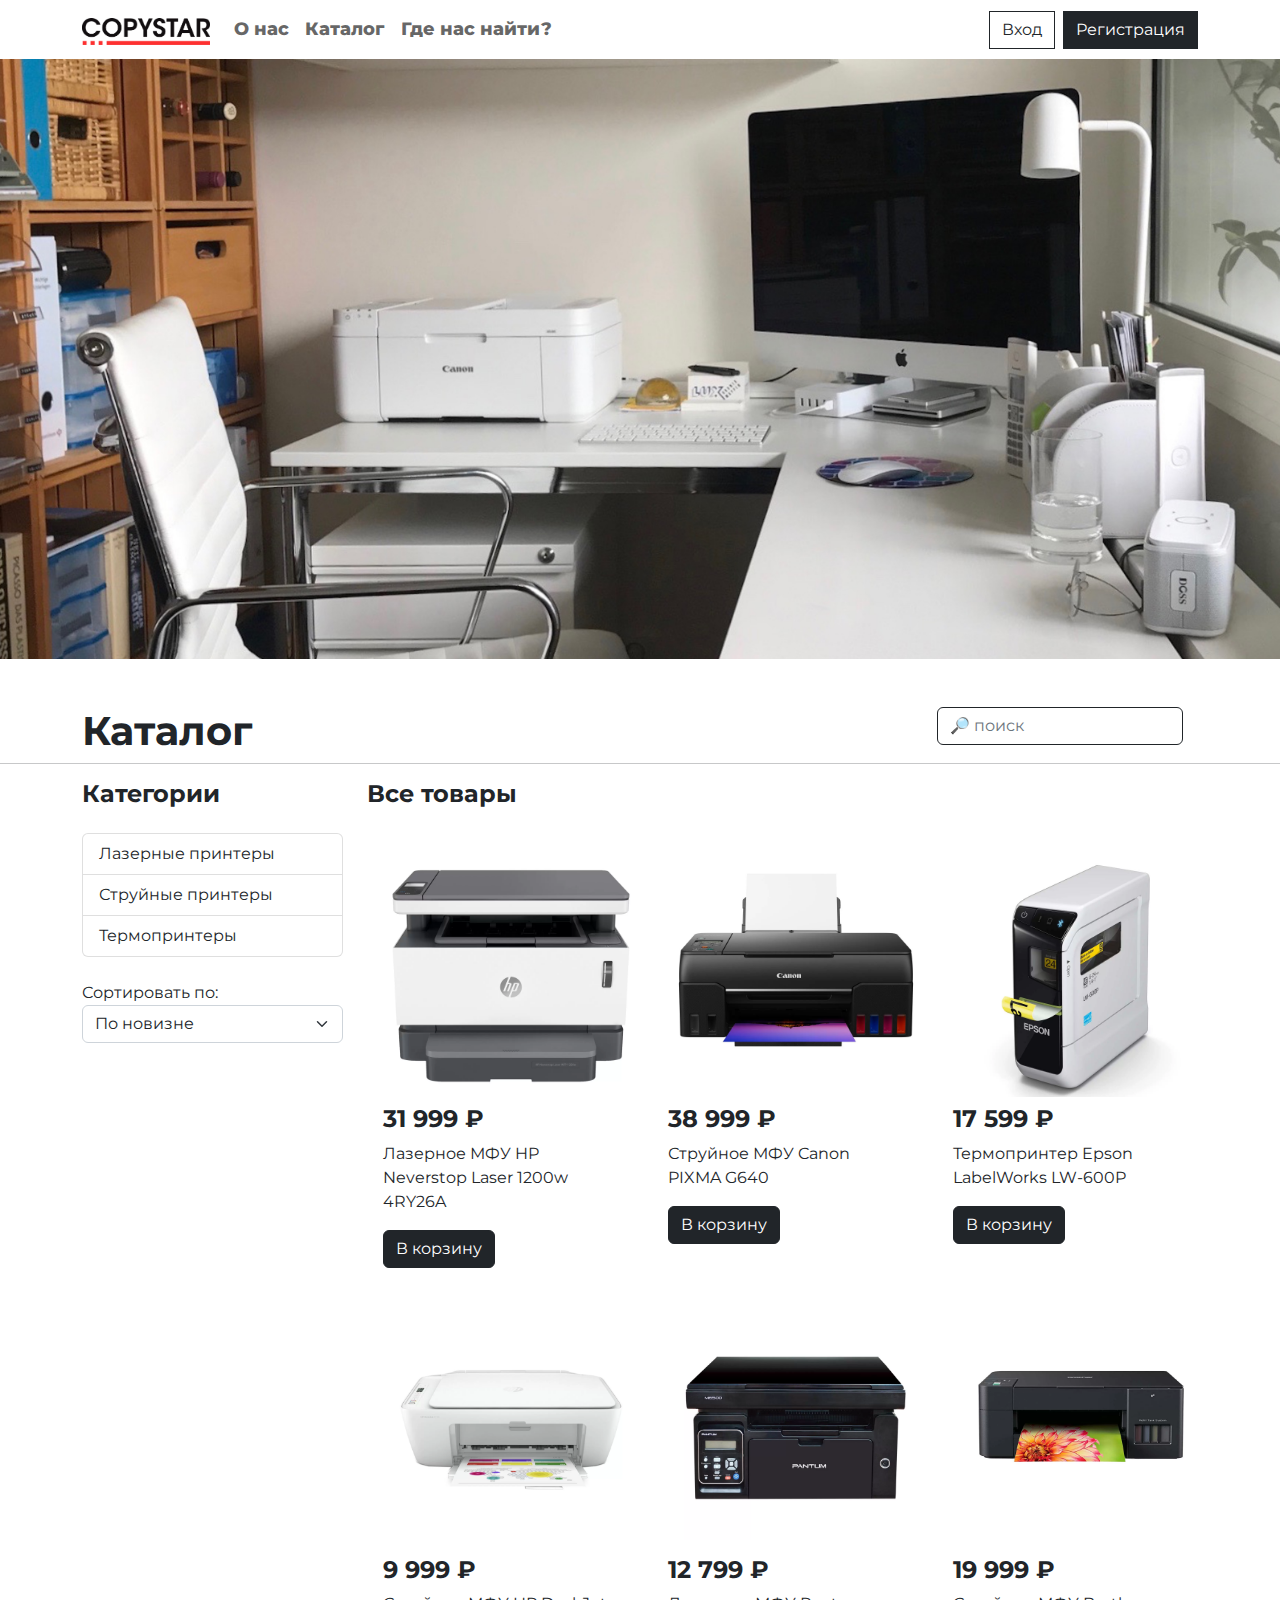
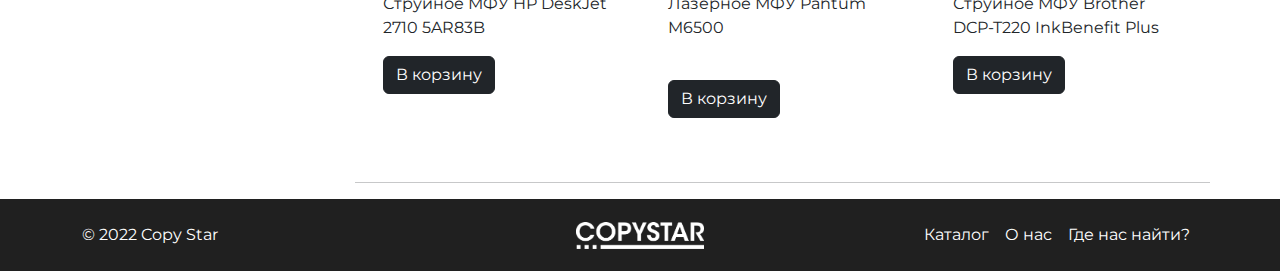
<file: index.html>
<!DOCTYPE html>
<html lang="ru">
<head>
    <meta charset="UTF-8">
    <meta http-equiv="X-UA-Compatible" content="IE=edge">
    <meta name="viewport" content="width=device-width, initial-scale=1.0">
    <title>Copy Star Каталог</title>

    <link rel="stylesheet" href="css/style.css">
    <link rel="stylesheet" href="css/bootstrap.min.css">
</head>
<body>
    
    <div class="modal fade" id="enterModal" tabindex="-1" aria-labelledby="exampleModalLabel" aria-hidden="true">
        <div class="modal-dialog">
            <div class="modal-content rounded-0">
                <div class="modal-header">
                    <h5 class="modal-title" id="exampleModalLabel">Вход</h5>
                    <!-- <button type="button" class="btn-close" data-bs-dismiss="modal" aria-label="Закрыть"></button> -->
                </div>
                <div class="modal-body">
                    <form action="">
                        <div class="mb-2">
                            <input type="text" placeholder="Логин" id="loginInput" name="login" class="form-control rounded-0 border-dark">
                            <div class="invalid-feedback" id="loginError">Неверный логин</div>
                        </div>
                        <div class="mb-2">
                            <input type="password" placeholder="Пароль" id="passwordInput" name="pass" class="form-control rounded-0 border-dark">
                            <div class="invalid-feedback" id="passwordError">Неверный пароль</div>
                        </div>
                    </form>
                </div>
                <div class="modal-footer">
                    <button type="button" class="btn btn-outline-dark rounded-0" data-bs-dismiss="modal">Отмена</button>
                    <button type="button" class="btn btn-dark rounded-0">Войти</button>
                </div>
            </div>
        </div>
    </div>

    <div class="modal fade" id="registerModal" tabindex="-1" aria-labelledby="exampleModalLabel" aria-hidden="true">
        <div class="modal-dialog">
            <div class="modal-content rounded-0">
                <div class="modal-header">
                    <h5 class="modal-title" id="exampleModalLabel">Регистрация</h5>
                    <!-- <button type="button" class="btn-close" data-bs-dismiss="modal" aria-label="Закрыть"></button> -->
                </div>
                <div class="modal-body">
                    <form action="">
                        <div class="mb-2">
                            <input type="text" placeholder="Имя" id="nameInput" name="name" class="form-control rounded-0 border-dark">
                            <div class="invalid-feedback" id="nameError">Введите имя</div>
                        </div>
                        <div class="mb-2">
                            <input type="text" placeholder="Фамилия" id="surnameInput" name="surname" class="form-control rounded-0 border-dark">
                            <div class="invalid-feedback" id="surnameError">Введите фамилию</div>
                        </div>
                        <div class="mb-2">
                            <input type="text" placeholder="Отчество (необязательно)" id="patronymicInput" name="patronymic" class="form-control rounded-0 border-dark">
                        </div>
                        <div class="mb-2">
                            <input type="text" placeholder="Логин" id="loginInput" name="login" class="form-control rounded-0 border-dark">
                            <div class="invalid-feedback" id="loginError">Введите логин</div>
                        </div>
                        <div class="mb-2">
                            <input type="email" placeholder="Email" id="emailInput" name="email" class="form-control rounded-0 border-dark">
                            <div class="invalid-feedback" id="emailError">Введите почту</div>
                        </div>
                        <div class="mb-2">
                            <input type="password" placeholder="Пароль" class="form-control rounded-0 border-dark">
                            <div class="invalid-feedback" id="passwordError">Введите пароль</div>
                        </div>
                        <div class="mb-2">
                            <input type="password" placeholder="Повторите пароль" class="form-control rounded-0 border-dark">
                            <div class="invalid-feedback" id="repPasswordError">Пароли не совпадают</div>
                        </div>
                        <div class="mb-2">
                            <input class="form-check-input" type="checkbox" value="" id="flexCheckDefault">
                            <label class="form-check-label" for="flexCheckDefault">Согласие с правилами регистрации</label>
                            <div class="invalid-feedback" id="checkError">Необходимо соглашение</div>
                        </div>
                    </form>
                </div>
                <div class="modal-footer">
                    <button type="button" class="btn btn-outline-dark rounded-0" data-bs-dismiss="modal">Отмена</button>
                    <button type="button" class="btn btn-dark rounded-0">Зарегистрироваться</button>
                </div>
            </div>
        </div>
    </div>
    
    <div class="page">
        <header>
            <nav class="navbar navbar-expand-lg">
                <div class="container">
                    <a class="navbar-brand" href="#"><img src="img/logo.png" width="128" alt="Copy Star"></a>
                    <button class="navbar-toggler" type="button" data-bs-toggle="collapse" data-bs-target="#navbarSupportedContent" aria-controls="navbarSupportedContent" aria-expanded="false" aria-label="Переключатель навигации">
                        <span class="navbar-toggler-icon"></span>
                    </button>
                    <div class="collapse navbar-collapse" id="navbarSupportedContent">
                        <ul class="navbar-nav me-auto mb-2 mb-lg-0">
                            <li class="nav-item">
                                <a class="nav-link" href="aboutus.html">О нас</a>
                            </li>
                            <li class="nav-item">
                                <a class="nav-link" href="index.html">Каталог</a>
                            </li>
                            <li class="nav-item">
                                <a class="nav-link" href="adress.html">Где нас найти?</a>
                            </li>
                        </ul>
                        <button type="button" class="btn btn-outline-dark me-2 rounded-0" data-bs-toggle="modal" data-bs-target="#enterModal">Вход</button>
                        <button type="button" class="btn btn-dark rounded-0" data-bs-toggle="modal" data-bs-target="#registerModal">Регистрация</button>
                    </div>
                </div>
            </nav>
        </header>
        
        <main>
            <section id="background">
            </section>
        
            <section id="catalog" class="mt-5">
                <div class="container">
                    <div class="row">
                        <div class="col-4 col-md-4 col-xl-4">
                            <h1><b>Каталог</b></h1>
                        </div>
                        <div class="col-0 col-md-4 col-xl-5">

                        </div>
                        <div class="col-8 col-md-4 col-xl-3">
                            <form class="d-flex mb-3 mb-xl-0" role="search">
                                <input type="search" placeholder="🔎 поиск" class="form-control border-dark" style="width: auto">
                            </form>
                        </div>

                        
                    </div>
                </div>
        
                <hr class="mt-0">
        
                <div class="container">
                    <div class="row">
                        <div class="col-lg-3">
                            <h4 class="mb-4"><b>Категории</b></h4>
                            <ul class="list-group mb-4">
                                <li class="list-group-item"><a href="#" class="text-decoration-none text-dark">Лазерные принтеры</a></li>
                                <li class="list-group-item"><a href="#" class="text-decoration-none text-dark">Струйные принтеры</a></li>
                                <li class="list-group-item"><a href="#" class="text-decoration-none text-dark">Термопринтеры</a></li>
                            </ul>
                            <label for="sort">Сортировать по:</label>
                            <select id="sort" class="form-select">
                                <option selected>По новизне</option>
                                <option value="1">По году производства</option>
                                <option value="2">По наименованию</option>
                                <option value="3">По цене</option>
                            </select>
                        </div>
        
                        <div class="col-lg-9">
                            <h4 class="mb-4 mt-3 mt-xl-0"><b>Все товары</b></h4>
                            <div class="row">
                                <div class="col-xl-4 col-md-6">
                                    <div class="card border-0">
                                        <div class="card-body">
                                            <div class="text-center">
                                                <a href="item-hp1.html">
                                                    <img src="img/hp1.webp" alt="hp1" class="p-2">
                                                </a>
                                            </div>
        
                                            <h4><b>31 999 ₽</b></h4>
        
                                            <p class="card-text">
                                                Лазерное МФУ HP Neverstop Laser 1200w 4RY26A
                                            </p>
                                            <a href="cart.html"><button type="button" class="btn btn-dark">В корзину</button></a>
                                        </div>
                                    </div>
                                </div>
        
                                <div class="col-xl-4 col-md-6">
                                    <div class="card border-0">
                                        <div class="card-body">
                                            <div class="text-center">
                                                <img src="img/canon1.webp" alt="canon1" class="p-2">
                                            </div>
        
                                            <h4><b>38 999 ₽</b></h4>
        
                                            <p class="card-text">
                                                Струйное МФУ Canon PIXMA G640
                                            </p>
                                            <button type="button" class="btn btn-dark">В корзину</button>
                                        </div>
                                    </div>
                                </div>
        
                                <div class="col-xl-4 col-md-6">
                                    <div class="card border-0">
                                        <div class="card-body">
                                            <div class="text-center">
                                                <img src="img/epson1.webp" alt="epson1" class="p-2">
                                            </div>
        
                                            <h4><b>17 599 ₽</b></h4>
        
                                            <p class="card-text">
                                                Термопринтер Epson LabelWorks LW-600P
                                            </p>
                                            <button type="button" class="btn btn-dark">В корзину</button>
                                        </div>
                                    </div>
                                </div>
        
                                <div class="col-xl-4 col-md-6">
                                    <div class="card border-0">
                                        <div class="card-body">
                                            <div class="text-center">
                                                <img src="img/hp2.webp" alt="hp2" class="p-3">
                                            </div>
        
                                            <h4><b>9 999 ₽</b></h4>
        
                                            <p class="card-text">
                                                Струйное МФУ HP DeskJet 2710 5AR83B
                                            </p>
                                            <button type="button" class="btn btn-dark">В корзину</button>
                                        </div>
                                    </div>
                                </div>
        
                                <div class="col-xl-4 col-md-6">
                                    <div class="card border-0">
                                        <div class="card-body">
                                            <div class="text-center">
                                                <img src="img/pantum1.webp" alt="pantum1" class="p-3">
                                            </div>
        
                                            <h4><b>12 799 ₽</b></h4>
        
                                            <p class="card-text">
                                                Лазерное МФУ Pantum M6500
                                            </p>
                                            <button type="button" class="btn btn-dark my-4">В корзину</button>
                                        </div>
                                    </div>
                                </div>
        
                                <div class="col-xl-4 col-md-6">
                                    <div class="card border-0">
                                        <div class="card-body">
                                            <div class="text-center">
                                                <img src="img/brother1.webp" alt="brother1" class="p-3">
                                            </div>
        
                                            <h4><b>19 999 ₽</b></h4>
        
                                            <p class="card-text">
                                                Струйное МФУ Brother DCP-T220 InkBenefit Plus
                                            </p>
                                            <button type="button" class="btn btn-dark">В корзину</button>
                                        </div>
                                    </div>
                                </div>
        
                                <hr class="mt-4">
        
                            </div>
                        </div>
                    </div>
                </div>
            </section>
        </main>
    
        <footer>
            <div class="container">
                <div class="d-flex flex-wrap justify-content-between align-items-center py-3">
                    <p class="col-md-4 mb-0">© 2022 Copy Star</p>
                    <a href="index.html"><img src="img/logo2.png" width="128" alt="Copy Star"></a>
                    <ul class="nav col-md-4 justify-content-end">
                        <li class="nav-item"><a href="index.html" class="nav-link px-2 text-white">Каталог</a></li>
                        <li class="nav-item"><a href="aboutus.html" class="nav-link px-2 text-white">О нас</a></li>
                        <li class="nav-item"><a href="adress.html" class="nav-link px-2 text-white">Где нас найти?</a></li>
                    </ul>
                </div>
            </div>
        </footer>
    </div>

    <script src="js/bootstrap.bundle.min.js"></script>
</body>
</html>
</file>
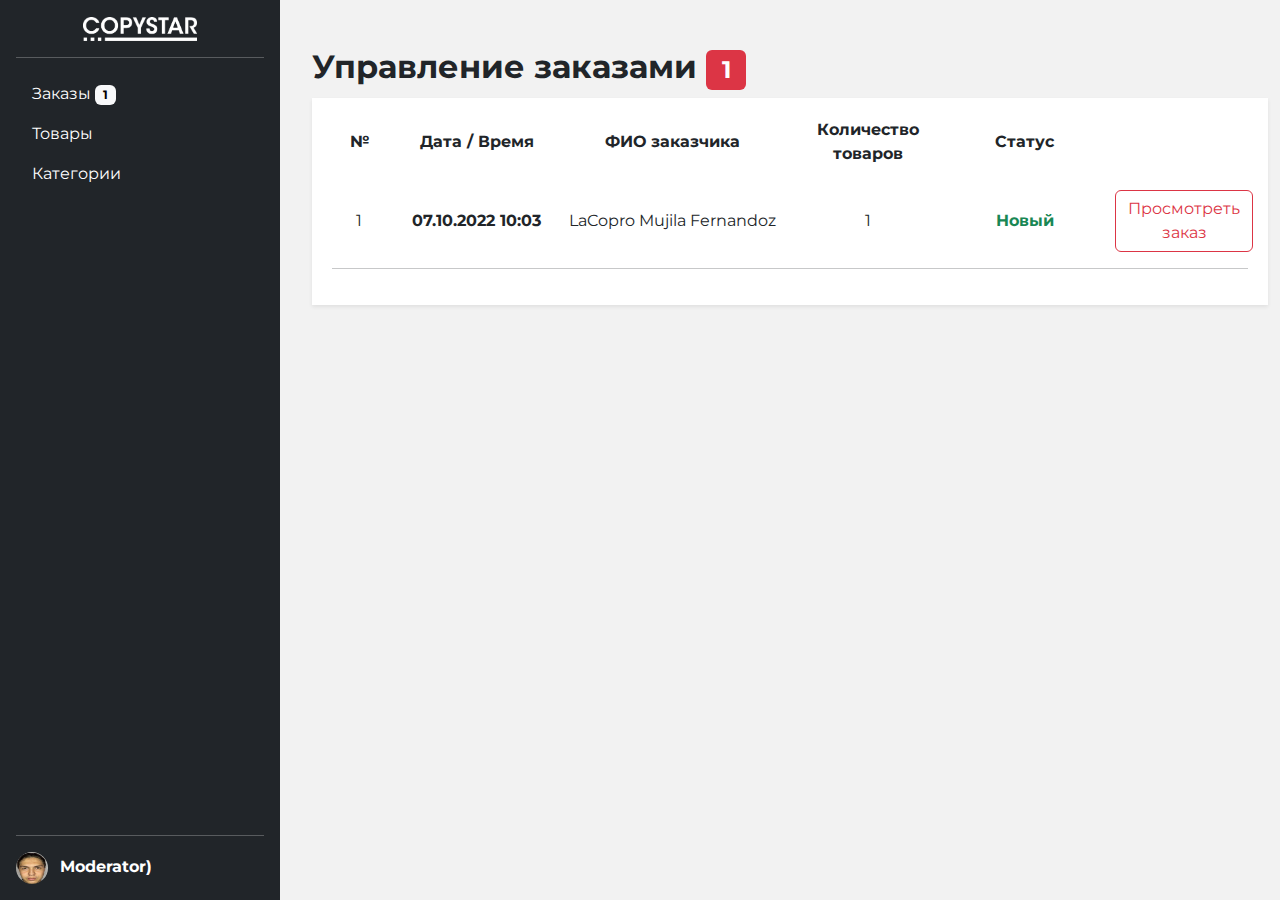
<file: admin/index.html>
<!DOCTYPE html>
<html lang="ru">
<head>
    <meta charset="UTF-8">
    <meta http-equiv="X-UA-Compatible" content="IE=edge">
    <meta name="viewport" content="width=device-width, initial-scale=1.0">
    <title>Admin Panel</title>

    <link rel="stylesheet" href="../css/style.css">
    <link rel="stylesheet" href="../css/bootstrap.min.css">
    <style>
        body {
            background: #f2f2f2;
        }
        #admin_order {
            padding-left: 300px;
        }
    </style>
</head>
<body>
    <aside class="position-fixed">
        <div class="d-flex flex-column flex-shrink-0 p-3 text-white bg-dark" style="width: 280px; min-height: 100vh;">
            <div class="text-center">
                <a href="index.html">
                    <img src="../img/logo2.png" height="24" alt="logo">
                </a>
            </div>
            <hr>
            <ul class="nav nav-pills flex-column mb-auto">
                <div class="nav-item">
                    <a href="index.html" class="nav-link text-white">Заказы <span class="badge text-bg-light">1</span></a>
                </div>
                <div class="nav-item">
                    <a href="list.html" class="nav-link text-white">Товары</a>
                </div>
                <div class="nav-item">
                    <a href="category.html" class="nav-link text-white">Категории</a>
                </div>
            </ul>
            <hr>
            <div class="dropdown">
                <img src="../img/Moderator).jpeg" alt="" width="32" height="32" class="rounded-circle me-2">
                <strong>Moderator)</strong>
            </div>
        </div>
    </aside>

    <section id="admin_order" class="pt-5">
        <div class="container">
            <h2><b>Управление заказами</b> <span class="badge text-bg-danger">1</span></h2>
            <div class="col text-center">
                <div class="box shadow-sm">
                    <div class="row align-items-center justify-content-center mb-4">
                        <div class="col-1 text-center"><b>№</b></div>
                        <div class="col-2 text-center"><b>Дата / Время</b></div>
                        <div class="col-3 text-center"><b>ФИО заказчика</b></div>
                        <div class="col-2 text-center"><b>Количество товаров</b></div>
                        <div class="col-2 text-center"><b>Статус</b></div>
                        <div class="col-2"></div>
                    </div>

                    <div class="row my-2 align-items-center">
                        <div class="col-1 text-center">1</div>
                        <div class="col-2 text-center"><b>07.10.2022 10:03</b></div>
                        <div class="col-3 text-center">LaCopro Mujila Fernandoz</div>
                        <div class="col-2 text-center">1</div>
                        <div class="col-2 text-center"><b class="text-success">Новый</b></div>
                        <div class="col-2"><a href="order.html" class="btn btn-outline-danger" role="button">Просмотреть заказ</a></div>
                    </div>
                    <hr>

                </div>

            </div>
        </div>
    </section>
</body>
</html>
</file>
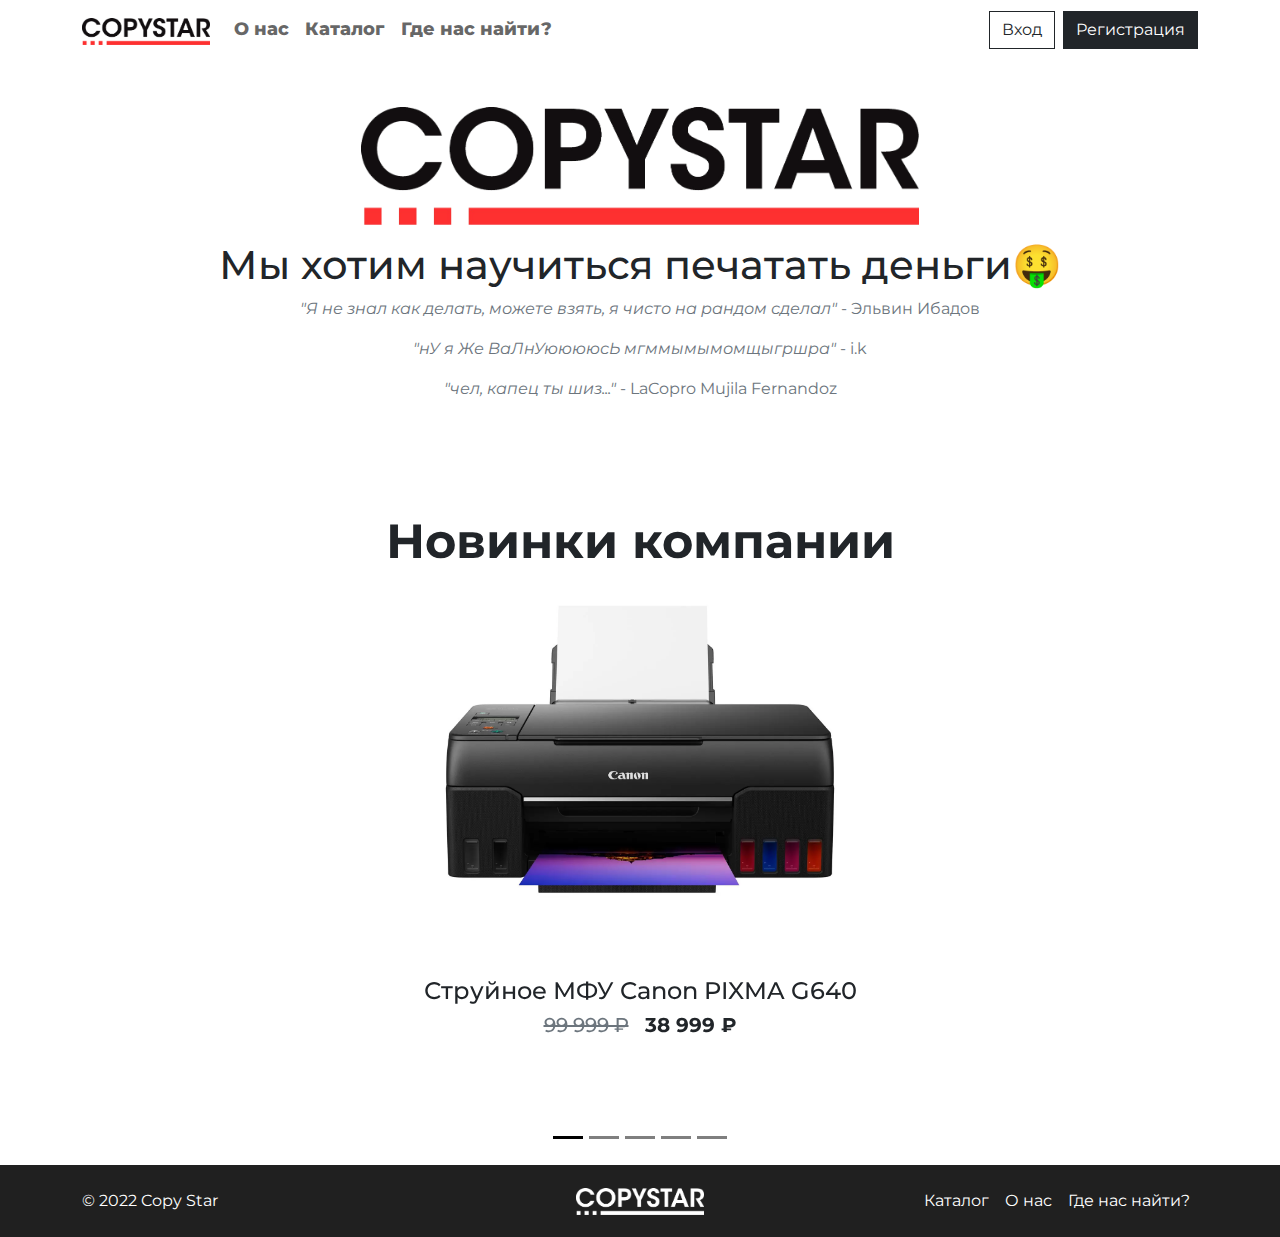
<file: aboutus.html>
<!DOCTYPE html>
<html lang="ru">
<head>
    <meta charset="UTF-8">
    <meta http-equiv="X-UA-Compatible" content="IE=edge">
    <meta name="viewport" content="width=device-width, initial-scale=1.0">

    <title>О нас</title>

    <link rel="stylesheet" href="css/style.css">
    <link rel="stylesheet" href="css/bootstrap.min.css">
</head>
<body>

    <div class="modal fade" id="enterModal" tabindex="-1" aria-labelledby="exampleModalLabel" aria-hidden="true">
        <div class="modal-dialog">
            <div class="modal-content rounded-0">
                <div class="modal-header">
                    <h5 class="modal-title" id="exampleModalLabel">Вход</h5>
                    <!-- <button type="button" class="btn-close" data-bs-dismiss="modal" aria-label="Закрыть"></button> -->
                </div>
                <div class="modal-body">
                    <form action="">
                        <div class="mb-2">
                            <input type="text" placeholder="Логин" id="loginInput" name="login" class="form-control rounded-0 border-dark">
                            <div class="invalid-feedback" id="loginError">Неверный логин</div>
                        </div>
                        <div class="mb-2">
                            <input type="password" placeholder="Пароль" id="passwordInput" name="pass" class="form-control rounded-0 border-dark">
                            <div class="invalid-feedback" id="passwordError">Неверный пароль</div>
                        </div>
                    </form>
                </div>
                <div class="modal-footer">
                    <button type="button" class="btn btn-outline-dark rounded-0" data-bs-dismiss="modal">Отмена</button>
                    <button type="button" class="btn btn-dark rounded-0">Войти</button>
                </div>
            </div>
        </div>
    </div>

    <div class="modal fade" id="registerModal" tabindex="-1" aria-labelledby="exampleModalLabel" aria-hidden="true">
        <div class="modal-dialog">
            <div class="modal-content rounded-0">
                <div class="modal-header">
                    <h5 class="modal-title" id="exampleModalLabel">Регистрация</h5>
                    <!-- <button type="button" class="btn-close" data-bs-dismiss="modal" aria-label="Закрыть"></button> -->
                </div>
                <div class="modal-body">
                    <form action="">
                        <div class="mb-2">
                            <input type="text" placeholder="Имя" id="nameInput" name="name" class="form-control rounded-0 border-dark">
                            <div class="invalid-feedback" id="nameError">Введите имя</div>
                        </div>
                        <div class="mb-2">
                            <input type="text" placeholder="Фамилия" id="surnameInput" name="surname" class="form-control rounded-0 border-dark">
                            <div class="invalid-feedback" id="surnameError">Введите фамилию</div>
                        </div>
                        <div class="mb-2">
                            <input type="text" placeholder="Отчество (необязательно)" id="patronymicInput" name="patronymic" class="form-control rounded-0 border-dark">
                        </div>
                        <div class="mb-2">
                            <input type="text" placeholder="Логин" id="loginInput" name="login" class="form-control rounded-0 border-dark">
                            <div class="invalid-feedback" id="loginError">Введите логин</div>
                        </div>
                        <div class="mb-2">
                            <input type="email" placeholder="Email" id="emailInput" name="email" class="form-control rounded-0 border-dark">
                            <div class="invalid-feedback" id="emailError">Введите почту</div>
                        </div>
                        <div class="mb-2">
                            <input type="password" placeholder="Пароль" class="form-control rounded-0 border-dark">
                            <div class="invalid-feedback" id="passwordError">Введите пароль</div>
                        </div>
                        <div class="mb-2">
                            <input type="password" placeholder="Повторите пароль" class="form-control rounded-0 border-dark">
                            <div class="invalid-feedback" id="repPasswordError">Пароли не совпадают</div>
                        </div>
                        <div class="mb-2">
                            <input class="form-check-input" type="checkbox" value="" id="flexCheckDefault">
                            <label class="form-check-label" for="flexCheckDefault">Согласие с правилами регистрации</label>
                            <div class="invalid-feedback" id="checkError">Необходимо соглашение</div>
                        </div>
                    </form>
                </div>
                <div class="modal-footer">
                    <button type="button" class="btn btn-outline-dark rounded-0" data-bs-dismiss="modal">Отмена</button>
                    <button type="button" class="btn btn-dark rounded-0">Зарегистрироваться</button>
                </div>
            </div>
        </div>
    </div>
    <div class="page">
        <header>
            <nav class="navbar navbar-expand-lg">
                <div class="container">
                    <a class="navbar-brand" href="#"><img src="img/logo.png" width="128" alt="Copy Star"></a>
                    <button class="navbar-toggler" type="button" data-bs-toggle="collapse" data-bs-target="#navbarSupportedContent" aria-controls="navbarSupportedContent" aria-expanded="false" aria-label="Переключатель навигации">
                        <span class="navbar-toggler-icon"></span>
                    </button>
                    <div class="collapse navbar-collapse" id="navbarSupportedContent">
                        <ul class="navbar-nav me-auto mb-2 mb-lg-0">
                            <li class="nav-item">
                                <a class="nav-link" href="aboutus.html">О нас</a>
                            </li>
                            <li class="nav-item">
                                <a class="nav-link" href="index.html">Каталог</a>
                            </li>
                            <li class="nav-item">
                                <a class="nav-link" href="adress.html">Где нас найти?</a>
                            </li>
                        </ul>
                        <button type="button" class="btn btn-outline-dark me-2 rounded-0" data-bs-toggle="modal" data-bs-target="#enterModal">Вход</button>
                        <button type="button" class="btn btn-dark rounded-0" data-bs-toggle="modal" data-bs-target="#registerModal">Регистрация</button>
                    </div>
                </div>
            </nav>
        </header>
        <main>
            <section id="aboutus">
                <div class="container">
                    <div class="row">
                        <div class="text-center">
                            <img src="img/logo.png" width="50%" class="mt-5" alt="Copy Star">
                            <h1 class="mt-3">Мы хотим научиться печатать деньги🤑</h1>
                            <p class="text-muted"><i>"Я не знал как делать, можете взять, я чисто на рандом сделал"</i> - Эльвин Ибадов</p>
                            <p class="text-muted"><i>"нУ я Же ВаЛнУююююсЬ мгммымымомщыгршра"</i> - i.k</p>
                            <p class="text-muted"><i>"чел, капец ты шиз..."</i> - LaCopro Mujila Fernandoz</p>
                        </div>
                        
                    <div class="col">
                        <div id="carouselExampleIndicators" class="carousel carousel-dark slide" data-bs-ride="carousel">
                            <div class="carousel-indicators">
                              <button type="button" data-bs-target="#carouselExampleIndicators" data-bs-slide-to="0" class="active" aria-current="true" aria-label="Slide 1"></button>
                              <button type="button" data-bs-target="#carouselExampleIndicators" data-bs-slide-to="1" aria-label="Slide 2"></button>
                              <button type="button" data-bs-target="#carouselExampleIndicators" data-bs-slide-to="2" aria-label="Slide 3"></button>
                              <button type="button" data-bs-target="#carouselExampleIndicators" data-bs-slide-to="3" aria-label="Slide 4"></button>
                              <button type="button" data-bs-target="#carouselExampleIndicators" data-bs-slide-to="4" aria-label="Slide 5"></button>
                            </div>
                            
                            <div class="carousel-inner">
                              <div class="carousel-item active text-center" data-bs-interval="5000">
                                <div class="p-5 mb-4 rounded-3">
                                    <div class="container-fluid py-5">
                                      <h1 class="display-5 fw-bold">Новинки компании</h1>
                                      <img src="img/canon1.webp" width="40%" alt="canon1">
                                      <h4>Струйное МФУ Canon PIXMA G640</h4>
                                      <h5><s class="text-muted pe-3">99 999 ₽</s><b>38 999 ₽</b></h5>
                                    </div>
                                </div>
                                
                              </div>
                              <div class="carousel-item text-center" data-bs-interval="5000">
                                <div class="p-5 mb-4 rounded-3">
                                    <div class="container-fluid pt-5 pb-2">
                                        <h1 class="display-5 fw-bold">Новинки компании</h1>
                                        <img src="img/hp1.webp" width="40%" alt="hp1">
                                        <h4>Лазерное МФУ HP Neverstop Laser 1200w 4RY26A</h4>
                                        <h5><b>31 999 ₽</b></h5>
                                        <p>В рассрочку <span class="bg-danger text-white rounded-1 p-1">3 000 ₽</span> x 12 мес.</p>
                                    </div>
                                </div>
                              </div>
                              <div class="carousel-item text-center" data-bs-interval="5000">
                                <div class="p-5 mb-4 rounded-3">
                                    <div class="container-fluid py-5">
                                        <h1 class="display-5 fw-bold">Новинки компании</h1>
                                        <img src="img/pantum1.webp" width="40%" alt="pantum1">
                                        <h4>Термопринтер Epson LabelWorks LW-600P</h4>
                                        <h5><b>17 599 ₽</b></h5>
                                    </div>
                                </div>
                              </div>
                              <div class="carousel-item text-center" data-bs-interval="5000">
                                <div class="p-5 mb-4 rounded-3">
                                    <div class="container-fluid py-5">
                                        <h1 class="display-5 fw-bold">Новинки компании</h1>
                                        <img src="img/brother1.webp" width="40%" alt="brother1">
                                        <h4>Струйное МФУ Brother DCP-T220 InkBenefit Plus</h4>
                                        <h5><b>19 999 ₽</b></h5>
                                    </div>
                                </div>
                              </div>
                              <div class="carousel-item text-center" data-bs-interval="5000">
                                <div class="p-5 mb-4 rounded-3">
                                    <div class="container-fluid py-5">
                                        <h1 class="display-5 fw-bold">Новинки компании</h1>
                                        <img src="img/hp2.webp" width="40%" alt="hp2">
                                        <h4>Струйное МФУ HP DeskJet 2710 5AR83B</h4>
                                        <h5><b>9 999 ₽</b></h5>
                                    </div>
                                </div>
                            </div>
                        </div>

                    </div>
                    </div>
                </div>
            </section>      
        </main>
        
        <footer>
            <div class="container">
                <div class="d-flex flex-wrap justify-content-between align-items-center py-3">
                    <p class="col-md-4 mb-0">© 2022 Copy Star</p>
                    <a href="index.html"><img src="img/logo2.png" width="128" alt="Copy Star"></a>
                    <ul class="nav col-md-4 justify-content-end">
                        <li class="nav-item"><a href="index.html" class="nav-link px-2 text-white">Каталог</a></li>
                        <li class="nav-item"><a href="aboutus.html" class="nav-link px-2 text-white">О нас</a></li>
                        <li class="nav-item"><a href="adress.html" class="nav-link px-2 text-white">Где нас найти?</a></li>
                    </ul>
                </div>
            </div>
        </footer>
    </div>

    <script src="js/bootstrap.bundle.min.js"></script>
</body>
</html>
</file>
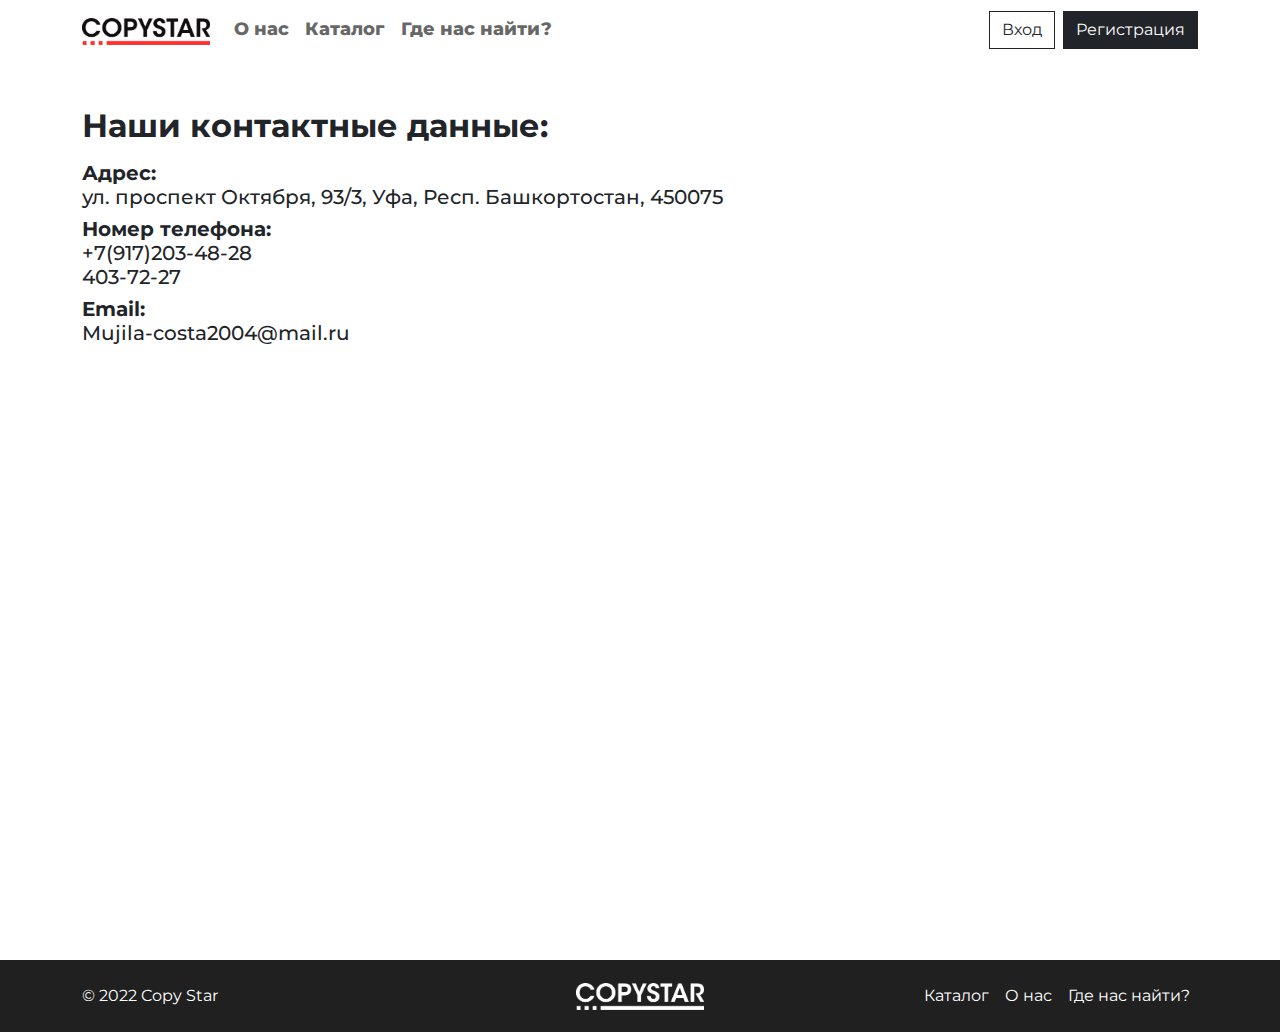
<file: adress.html>
<!DOCTYPE html>
<html lang="ru">
<head>
    <meta charset="UTF-8">
    <meta http-equiv="X-UA-Compatible" content="IE=edge">
    <meta name="viewport" content="width=device-width, initial-scale=1.0">
    <title>Где нас найти?</title>
    <link rel="stylesheet" href="css/style.css">
    <link rel="stylesheet" href="css/bootstrap.min.css">
</head>
<body>

    <div class="modal fade" id="enterModal" tabindex="-1" aria-labelledby="exampleModalLabel" aria-hidden="true">
        <div class="modal-dialog">
            <div class="modal-content rounded-0">
                <div class="modal-header">
                    <h5 class="modal-title" id="exampleModalLabel">Вход</h5>
                    <!-- <button type="button" class="btn-close" data-bs-dismiss="modal" aria-label="Закрыть"></button> -->
                </div>
                <div class="modal-body">
                    <form action="">
                        <div class="mb-2">
                            <input type="text" placeholder="Логин" id="loginInput" name="login" class="form-control rounded-0 border-dark">
                            <div class="invalid-feedback" id="loginError">Неверный логин</div>
                        </div>
                        <div class="mb-2">
                            <input type="password" placeholder="Пароль" id="passwordInput" name="pass" class="form-control rounded-0 border-dark">
                            <div class="invalid-feedback" id="passwordError">Неверный пароль</div>
                        </div>
                    </form>
                </div>
                <div class="modal-footer">
                    <button type="button" class="btn btn-outline-dark rounded-0" data-bs-dismiss="modal">Отмена</button>
                    <button type="button" class="btn btn-dark rounded-0">Войти</button>
                </div>
            </div>
        </div>
    </div>

    <div class="modal fade" id="registerModal" tabindex="-1" aria-labelledby="exampleModalLabel" aria-hidden="true">
        <div class="modal-dialog">
            <div class="modal-content rounded-0">
                <div class="modal-header">
                    <h5 class="modal-title" id="exampleModalLabel">Регистрация</h5>
                    <!-- <button type="button" class="btn-close" data-bs-dismiss="modal" aria-label="Закрыть"></button> -->
                </div>
                <div class="modal-body">
                    <form action="">
                        <div class="mb-2">
                            <input type="text" placeholder="Имя" id="nameInput" name="name" class="form-control rounded-0 border-dark">
                            <div class="invalid-feedback" id="nameError">Введите имя</div>
                        </div>
                        <div class="mb-2">
                            <input type="text" placeholder="Фамилия" id="surnameInput" name="surname" class="form-control rounded-0 border-dark">
                            <div class="invalid-feedback" id="surnameError">Введите фамилию</div>
                        </div>
                        <div class="mb-2">
                            <input type="text" placeholder="Отчество (необязательно)" id="patronymicInput" name="patronymic" class="form-control rounded-0 border-dark">
                        </div>
                        <div class="mb-2">
                            <input type="text" placeholder="Логин" id="loginInput" name="login" class="form-control rounded-0 border-dark">
                            <div class="invalid-feedback" id="loginError">Введите логин</div>
                        </div>
                        <div class="mb-2">
                            <input type="email" placeholder="Email" id="emailInput" name="email" class="form-control rounded-0 border-dark">
                            <div class="invalid-feedback" id="emailError">Введите почту</div>
                        </div>
                        <div class="mb-2">
                            <input type="password" placeholder="Пароль" class="form-control rounded-0 border-dark">
                            <div class="invalid-feedback" id="passwordError">Введите пароль</div>
                        </div>
                        <div class="mb-2">
                            <input type="password" placeholder="Повторите пароль" class="form-control rounded-0 border-dark">
                            <div class="invalid-feedback" id="repPasswordError">Пароли не совпадают</div>
                        </div>
                        <div class="mb-2">
                            <input class="form-check-input" type="checkbox" value="" id="flexCheckDefault">
                            <label class="form-check-label" for="flexCheckDefault">Согласие с правилами регистрации</label>
                            <div class="invalid-feedback" id="checkError">Необходимо соглашение</div>
                        </div>
                    </form>
                </div>
                <div class="modal-footer">
                    <button type="button" class="btn btn-outline-dark rounded-0" data-bs-dismiss="modal">Отмена</button>
                    <button type="button" class="btn btn-dark rounded-0">Зарегистрироваться</button>
                </div>
            </div>
        </div>
    </div>
    <div class="page">
        <header>
            <nav class="navbar navbar-expand-lg">
                <div class="container">
                    <a class="navbar-brand" href="#"><img src="img/logo.png" width="128" alt="Copy Star"></a>
                    <button class="navbar-toggler" type="button" data-bs-toggle="collapse" data-bs-target="#navbarSupportedContent" aria-controls="navbarSupportedContent" aria-expanded="false" aria-label="Переключатель навигации">
                        <span class="navbar-toggler-icon"></span>
                    </button>
                    <div class="collapse navbar-collapse" id="navbarSupportedContent">
                        <ul class="navbar-nav me-auto mb-2 mb-lg-0">
                            <li class="nav-item">
                                <a class="nav-link" href="aboutus.html">О нас</a>
                            </li>
                            <li class="nav-item">
                                <a class="nav-link" href="index.html">Каталог</a>
                            </li>
                            <li class="nav-item">
                                <a class="nav-link" href="adress.html">Где нас найти?</a>
                            </li>
                        </ul>
                        <button type="button" class="btn btn-outline-dark me-2 rounded-0" data-bs-toggle="modal" data-bs-target="#enterModal">Вход</button>
                        <button type="button" class="btn btn-dark rounded-0" data-bs-toggle="modal" data-bs-target="#registerModal">Регистрация</button>
                    </div>
                </div>
            </nav>
        </header>
        <main>
            <section id="map">
                <div class="container">
                    <div class="row mt-5">
                        <div class="col-12 col-xxl-5">
                            <h2 class="mb-3"><b>Наши контактные данные:</b></h2>
                            <h5><b>Адрес:</b><br> ул. проспект Октября, 93/3, Уфа, Респ. Башкортостан, 450075</h5>
                            <h5><b>Номер телефона:</b><br> +7(917)203-48-28 <br> 403-72-27</h5>
                            <h5><b>Email:</b><br> Mujila-costa2004@mail.ru</h5>
                        </div>
                        <div class="col-12 col-xxl-7">
                            <iframe src="https://www.google.com/maps/embed?pb=!1m18!1m12!1m3!1d575.2737407077774!2d56.02771225548066!3d54.77829765950085!2m3!1f0!2f0!3f0!3m2!1i1024!2i768!4f13.1!3m3!1m2!1s0x43d939d6a6b112bb%3A0x14624aa998d62fbf!2z0YPQuy4g0L_RgC3Rgi4g0J7QutGC0Y_QsdGA0Y8sIDkzLzMsINCj0YTQsCwg0KDQtdGB0L8uINCR0LDRiNC60L7RgNGC0L7RgdGC0LDQvSwgNDUwMDc1!5e0!3m2!1sru!2sru!4v1664952575621!5m2!1sru!2sru" width="100%" height="600" style="border:0;" allowfullscreen="" loading="lazy" referrerpolicy="no-referrer-when-downgrade"></iframe>
                        </div>
                    </div>
                    
                </div>
            </section>
        </main>
    
        <footer>
            <div class="container">
                <div class="d-flex flex-wrap justify-content-between align-items-center py-3">
                    <p class="col-md-4 mb-0">© 2022 Copy Star</p>
                    <a href="index.html"><img src="img/logo2.png" width="128" alt="Copy Star"></a>
                    <ul class="nav col-md-4 justify-content-end">
                        <li class="nav-item"><a href="index.html" class="nav-link px-2 text-white">Каталог</a></li>
                        <li class="nav-item"><a href="aboutus.html" class="nav-link px-2 text-white">О нас</a></li>
                        <li class="nav-item"><a href="adress.html" class="nav-link px-2 text-white">Где нас найти?</a></li>
                    </ul>
                </div>
            </div>
        </footer>
    </div>


    <script src="js/bootstrap.bundle.min.js"></script>
</body>
</html>
</file>
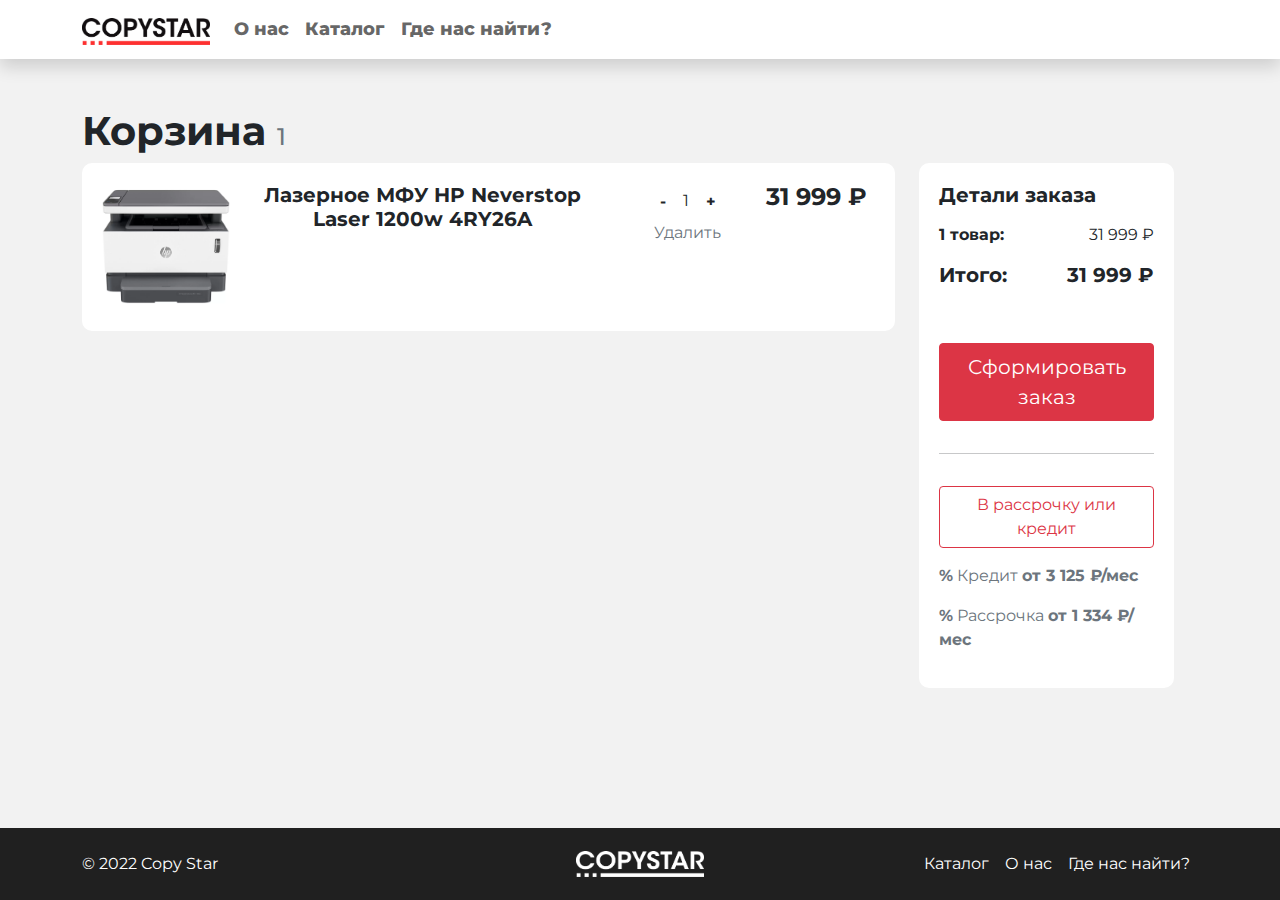
<file: cart.html>
<!DOCTYPE html>
<html lang="ru">
<head>
    <meta charset="UTF-8">
    <meta http-equiv="X-UA-Compatible" content="IE=edge">
    <meta name="viewport" content="width=device-width, initial-scale=1.0">
    <title>Корзина</title>

    <link rel="stylesheet" href="css/style.css">
    <link rel="stylesheet" href="css/bootstrap.min.css">

    <style>
        body {
            background: #f2f2f2;
        }
    </style>
</head>
<body>
    <div class="page">
        <header>
            <nav class="navbar navbar-expand-lg bg-white shadow">
                <div class="container">
                    <a class="navbar-brand" href="#"><img src="img/logo.png" width="128" alt="Copy Star"></a>
                    <button class="navbar-toggler" type="button" data-bs-toggle="collapse" data-bs-target="#navbarSupportedContent" aria-controls="navbarSupportedContent" aria-expanded="false" aria-label="Переключатель навигации">
                        <span class="navbar-toggler-icon"></span>
                    </button>
                    <div class="collapse navbar-collapse" id="navbarSupportedContent">
                        <ul class="navbar-nav me-auto mb-2 mb-lg-0">
                            <li class="nav-item">
                                <a class="nav-link" href="aboutus.html">О нас</a>
                            </li>
                            <li class="nav-item">
                                <a class="nav-link" href="index.html">Каталог</a>
                            </li>
                            <li class="nav-item">
                                <a class="nav-link" href="adress.html">Где нас найти?</a>
                            </li>
                        </ul>
                    </div>
                </div>
            </nav>
        </header>

        <main>
            <section id="cart">
                <div class="container">
                    <div class="row">
                        <h1 class="mt-5"><b>Корзина</b> <span class="text-muted" style="font-size: 24px;">1</span></h1>
                        <div class="row">
                            <div class="col-xl-9">
                                <div class="box">
                                    <div class="row">
                                        <div class="col-xl-2 col-md-2 col-12 text-center">
                                            <img src="img/hp1.webp" alt="hp1" height="128">
                                        </div>
                                        <div class="col-xl-6 col-md-8 col-12 text-center">
                                            <h5><b>Лазерное МФУ HP Neverstop Laser 1200w 4RY26A</b></h5>
                                        </div>
                                        <div class="col-xl-2 col-md-2 col-12 text-center">
                                            <button type="button" class="btn"><b>-</b></button>
                                            <span>1</span>
                                            <button type="button" class="btn"><b>+</b></button>
                                            <br>
                                            <a href="#" class="link-dark text-decoration-none text-muted">Удалить</a>
                                        </div>
                                        <div class="col-xl-2 col-12 text-start">
                                            <h4><b>31 999 ₽</b></h4>
                                        </div>
                                    </div>
                                </div>
                            </div>

                            <div class="col-xl-3 mt-xl-0 mt-3 mb-5 mb-xl-0">
                                <div class="box">
                                    <h5 class="mb-3"><b>Детали заказа</b></h5>
                                    <div class="row">
                                        <div class="col">
                                            <p><b>1 товар:</b></p>
                                            <h5><b>Итого:</b></h5>
                                        </div>
                                        <div class="col text-end">
                                            <p>31 999 ₽</p>
                                            <h5><b>31 999 ₽</b></h5>
                                        </div>
                                    </div>
                                    <div class="text-center">
                                        <a href="order.html"><button type="button" class="btn btn-danger mt-5  mb-3 rounded-1 btn-lg">Сформировать заказ</button></a>
                                    </div>
                                    
                                    <hr>

                                    <div class="text-center mt-3">
                                        <button type="button" class="btn btn-outline-danger rounded-1 px-4 mt-3 mb-3">В рассрочку или кредит</button>
                                    </div>
                                    
                                    <div class="text-start text-muted">
                                        <p><b>%</b> Кредит <b>от 3 125 ₽/мес</b></p>
                                        <p><b>%</b> Рассрочка <b>от 1 334 ₽/мес</b></p>
                                    </div>
                                </div>
                            </div>
                        </div>
                    </div>
                </div>
            </section>
        </main>

        <footer>
            <div class="container">
                <div class="d-flex flex-wrap justify-content-between align-items-center py-3">
                    <p class="col-md-4 mb-0">© 2022 Copy Star</p>
                    <a href="index.html"><img src="img/logo2.png" width="128" alt="Copy Star"></a>
                    <ul class="nav col-md-4 justify-content-end">
                        <li class="nav-item"><a href="index.html" class="nav-link px-2 text-white">Каталог</a></li>
                        <li class="nav-item"><a href="aboutus.html" class="nav-link px-2 text-white">О нас</a></li>
                        <li class="nav-item"><a href="adress.html" class="nav-link px-2 text-white">Где нас найти?</a></li>
                    </ul>
                </div>
            </div>
        </footer>
    </div>

    <script src="js/bootstrap.bundle.min.js"></script>
</body>
</html>
</file>
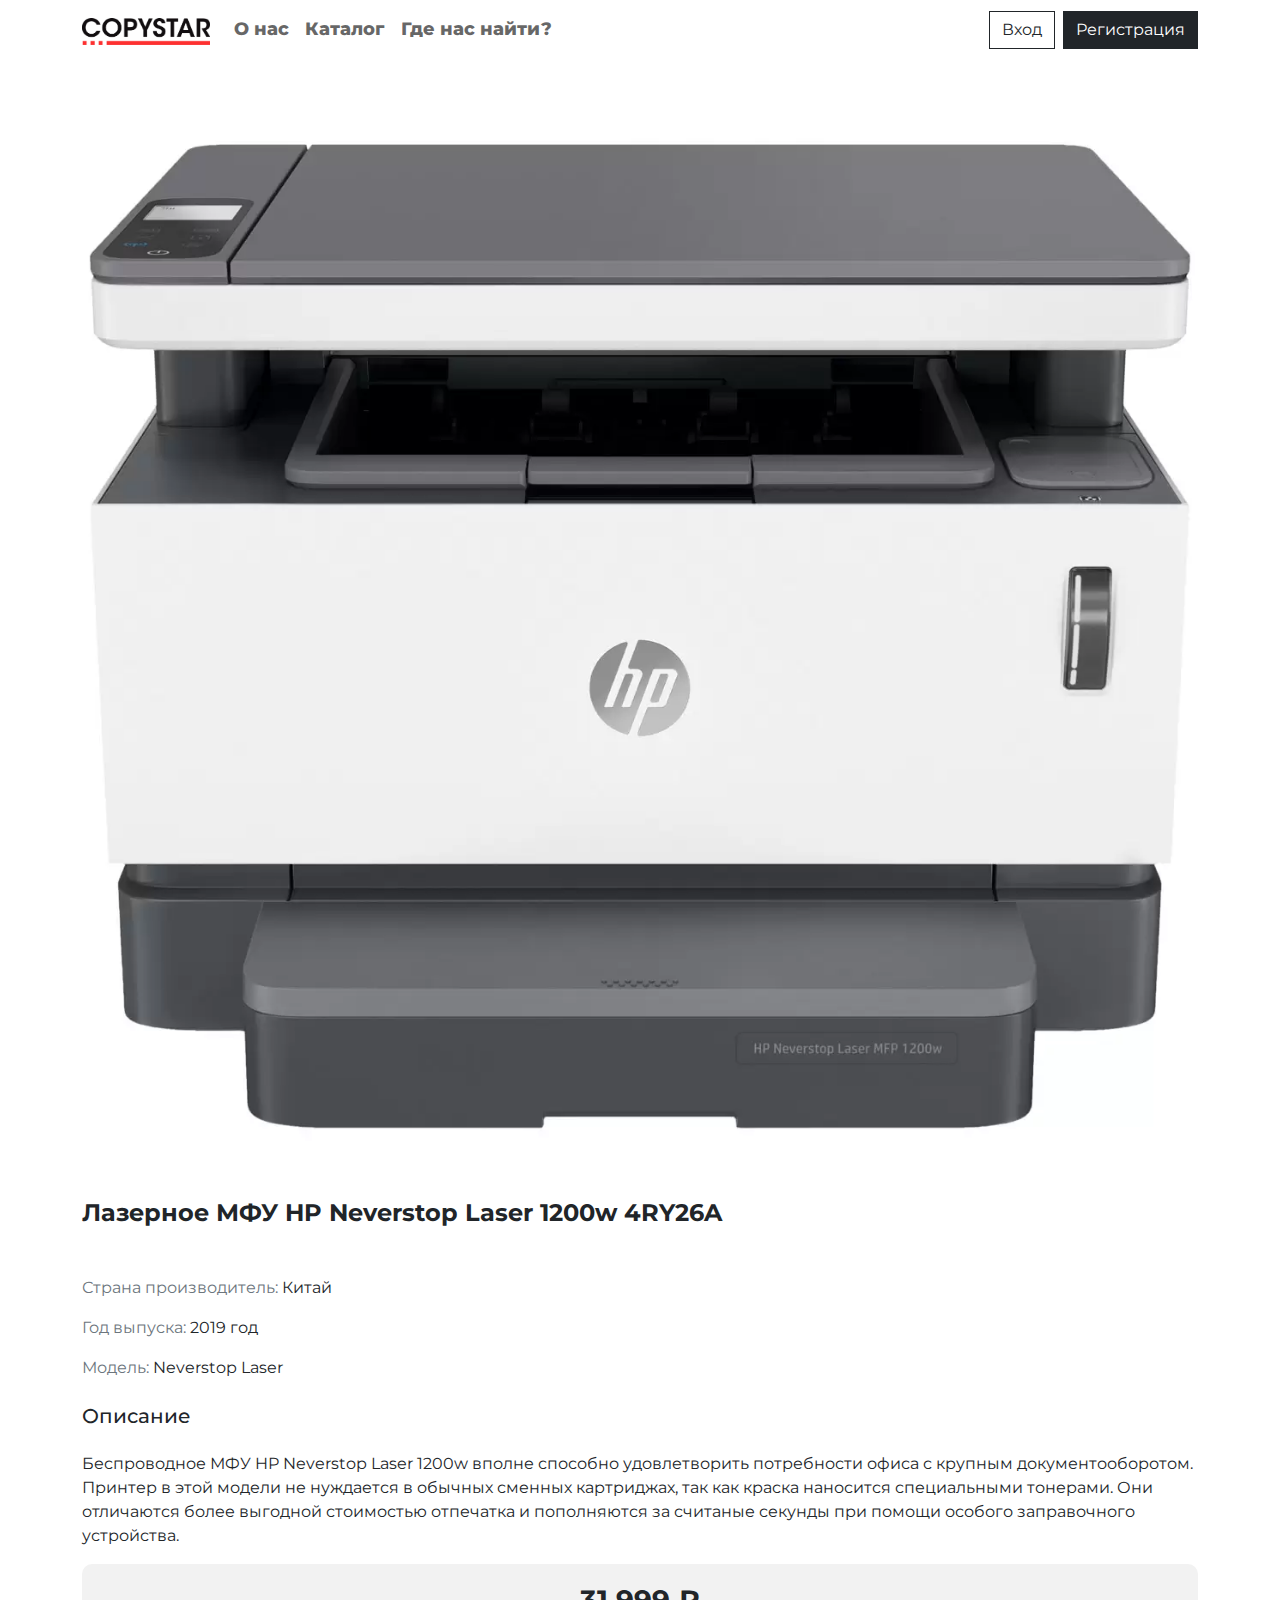
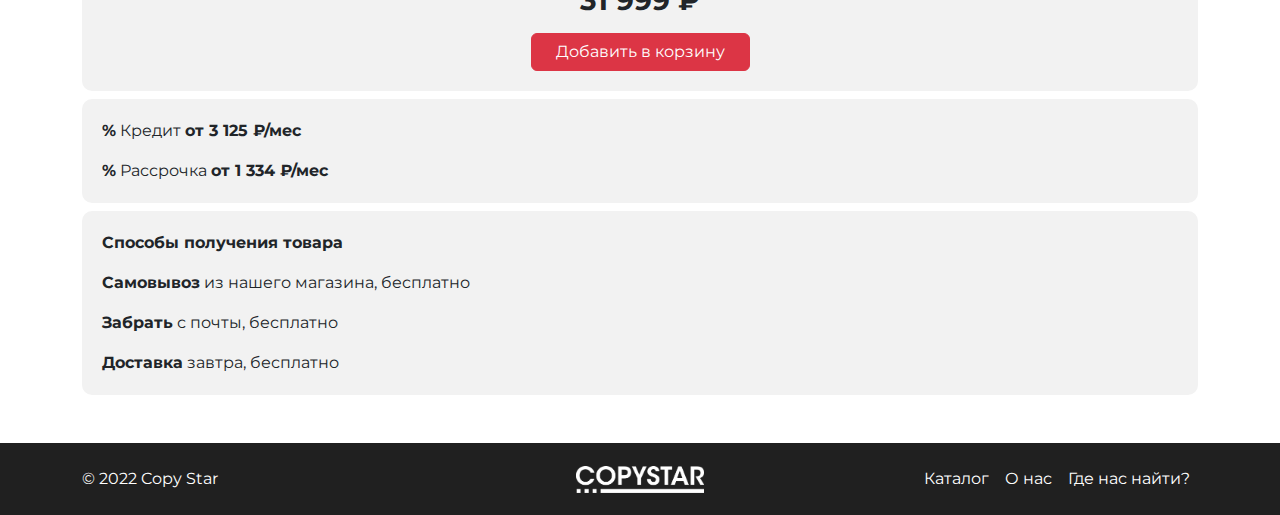
<file: item-hp1.html>
<!DOCTYPE html>
<html lang="ru">
<head>
    <meta charset="UTF-8">
    <meta http-equiv="X-UA-Compatible" content="IE=edge">
    <meta name="viewport" content="width=device-width, initial-scale=1.0">
    <title>Лазерное МФУ HP Neverstop Laser 1200w 4RY26A</title>

    <link rel="stylesheet" href="css/style.css">
    <link rel="stylesheet" href="css/bootstrap.min.css">
</head>
<body>
    <div class="modal fade" id="enterModal" tabindex="-1" aria-labelledby="exampleModalLabel" aria-hidden="true">
        <div class="modal-dialog">
            <div class="modal-content rounded-0">
                <div class="modal-header">
                    <h5 class="modal-title" id="exampleModalLabel">Вход</h5>
                    <!-- <button type="button" class="btn-close" data-bs-dismiss="modal" aria-label="Закрыть"></button> -->
                </div>
                <div class="modal-body">
                    <form action="">
                        <div class="mb-2">
                            <input type="text" placeholder="Логин" id="loginInput" name="login" class="form-control rounded-0 border-dark">
                            <div class="invalid-feedback" id="loginError">Неверный логин</div>
                        </div>
                        <div class="mb-2">
                            <input type="password" placeholder="Пароль" id="passwordInput" name="pass" class="form-control rounded-0 border-dark">
                            <div class="invalid-feedback" id="passwordError">Неверный пароль</div>
                        </div>
                    </form>
                </div>
                <div class="modal-footer">
                    <button type="button" class="btn btn-outline-dark rounded-0" data-bs-dismiss="modal">Отмена</button>
                    <button type="button" class="btn btn-dark rounded-0">Войти</button>
                </div>
            </div>
        </div>
    </div>

    <div class="modal fade" id="registerModal" tabindex="-1" aria-labelledby="exampleModalLabel" aria-hidden="true">
        <div class="modal-dialog">
            <div class="modal-content rounded-0">
                <div class="modal-header">
                    <h5 class="modal-title" id="exampleModalLabel">Регистрация</h5>
                    <!-- <button type="button" class="btn-close" data-bs-dismiss="modal" aria-label="Закрыть"></button> -->
                </div>
                <div class="modal-body">
                    <form action="">
                        <div class="mb-2">
                            <input type="text" placeholder="Имя" id="nameInput" name="name" class="form-control rounded-0 border-dark">
                            <div class="invalid-feedback" id="nameError">Введите имя</div>
                        </div>
                        <div class="mb-2">
                            <input type="text" placeholder="Фамилия" id="surnameInput" name="surname" class="form-control rounded-0 border-dark">
                            <div class="invalid-feedback" id="surnameError">Введите фамилию</div>
                        </div>
                        <div class="mb-2">
                            <input type="text" placeholder="Отчество (необязательно)" id="patronymicInput" name="patronymic" class="form-control rounded-0 border-dark">
                        </div>
                        <div class="mb-2">
                            <input type="text" placeholder="Логин" id="loginInput" name="login" class="form-control rounded-0 border-dark">
                            <div class="invalid-feedback" id="loginError">Введите логин</div>
                        </div>
                        <div class="mb-2">
                            <input type="email" placeholder="Email" id="emailInput" name="email" class="form-control rounded-0 border-dark">
                            <div class="invalid-feedback" id="emailError">Введите почту</div>
                        </div>
                        <div class="mb-2">
                            <input type="password" placeholder="Пароль" class="form-control rounded-0 border-dark">
                            <div class="invalid-feedback" id="passwordError">Введите пароль</div>
                        </div>
                        <div class="mb-2">
                            <input type="password" placeholder="Повторите пароль" class="form-control rounded-0 border-dark">
                            <div class="invalid-feedback" id="repPasswordError">Пароли не совпадают</div>
                        </div>
                        <div class="mb-2">
                            <input class="form-check-input" type="checkbox" value="" id="flexCheckDefault">
                            <label class="form-check-label" for="flexCheckDefault">Согласие с правилами регистрации</label>
                            <div class="invalid-feedback" id="checkError">Необходимо соглашение</div>
                        </div>
                    </form>
                </div>
                <div class="modal-footer">
                    <button type="button" class="btn btn-outline-dark rounded-0" data-bs-dismiss="modal">Отмена</button>
                    <button type="button" class="btn btn-dark rounded-0">Зарегистрироваться</button>
                </div>
            </div>
        </div>
    </div>

    <div class="page">
        <header>
            <nav class="navbar navbar-expand-lg">
                <div class="container">
                    <a class="navbar-brand" href="#"><img src="img/logo.png" width="128" alt="Copy Star"></a>
                    <button class="navbar-toggler" type="button" data-bs-toggle="collapse" data-bs-target="#navbarSupportedContent" aria-controls="navbarSupportedContent" aria-expanded="false" aria-label="Переключатель навигации">
                        <span class="navbar-toggler-icon"></span>
                    </button>
                    <div class="collapse navbar-collapse" id="navbarSupportedContent">
                        <ul class="navbar-nav me-auto mb-2 mb-lg-0">
                            <li class="nav-item">
                                <a class="nav-link" href="aboutus.html">О нас</a>
                            </li>
                            <li class="nav-item">
                                <a class="nav-link" href="index.html">Каталог</a>
                            </li>
                            <li class="nav-item">
                                <a class="nav-link" href="adress.html">Где нас найти?</a>
                            </li>
                        </ul>
                        <button type="button" class="btn btn-outline-dark me-2 rounded-0" data-bs-toggle="modal" data-bs-target="#enterModal">Вход</button>
                        <button type="button" class="btn btn-dark rounded-0" data-bs-toggle="modal" data-bs-target="#registerModal">Регистрация</button>
                    </div>
                </div>
            </nav>
        </header>

        <main>
            <section id="item" class="mt-4">
                <div class="container">
                    <div class="row">
                        <div class="col-12 col-xxl-6">
                            <div class="text-start">
                                <img src="img/hp1.webp" width="100%" alt="hp1">
                            </div>
                        </div>
                        <div class="col-12 col-xxl-6">
                            <div class="text-start">
                                <h4><b>Лазерное МФУ HP Neverstop Laser 1200w 4RY26A</b></h4>
                                <div class="row mt-5">
                                    <div class="col-12 col-xxl-6">
                                            <p><span class="text-muted">Страна производитель: </span>Китай</p>
                                            <p><span class="text-muted">Год выпуска: </span>2019 год</p>
                                            <p><span class="text-muted">Модель: </span>Neverstop Laser</p>
                                            <h5 class="my-4">Описание</h5>
                                            <p>
                                                Беспроводное МФУ HP Neverstop Laser 1200w вполне способно удовлетворить потребности офиса с крупным документооборотом. Принтер в этой модели не нуждается в обычных сменных картриджах, так как краска наносится специальными тонерами. Они отличаются более выгодной стоимостью отпечатка и пополняются за считаные секунды при помощи особого заправочного устройства.
                                            </p>
                                    </div>
                                    <div class="col-12 col-xxl-6">
                                        <div class="box">
                                            <h3 class="text-center"><b>31 999 ₽</b></h3>
                                            <div class="text-center mt-3">
                                                <a href="cart.html"><button type="button" class="btn btn-danger px-4">Добавить в корзину</button></a>
                                            </div>
                                        </div>
                                        <div class="box mt-2 pb-1">
                                            <div class="text-start">
                                                <p><b>%</b> Кредит <b>от 3 125 ₽/мес</b></p>
                                                <p><b>%</b> Рассрочка <b>от 1 334 ₽/мес</b></p>
                                            </div>
                                        </div>
                                        <div class="box mt-2 pb-1 mb-5">
                                            <div class="text-start">
                                                <p><b>Способы получения товара</b></p>
                                                <p><b>Самовывоз</b> из нашего магазина, бесплатно</p>
                                                <p><b>Забрать</b> с почты, бесплатно</p>
                                                <p><b>Доставка</b> завтра, бесплатно</p>
                                            </div>
                                        </div>
                                    </div>
                                </div>
                            </div>
        
                        </div>
                    </div>
        
                </div>
            </section>
        </main>

        <footer>
            <div class="container">
                <div class="d-flex flex-wrap justify-content-between align-items-center py-3">
                    <p class="col-md-4 mb-0">© 2022 Copy Star</p>
                    <a href="index.html"><img src="img/logo2.png" width="128" alt="Copy Star"></a>
                    <ul class="nav col-md-4 justify-content-end">
                        <li class="nav-item"><a href="index.html" class="nav-link px-2 text-white">Каталог</a></li>
                        <li class="nav-item"><a href="aboutus.html" class="nav-link px-2 text-white">О нас</a></li>
                        <li class="nav-item"><a href="adress.html" class="nav-link px-2 text-white">Где нас найти?</a></li>
                    </ul>
                </div>
            </div>
        </footer>
    </div>



    <script src="js/bootstrap.bundle.min.js"></script>
</body>
</html>
</file>
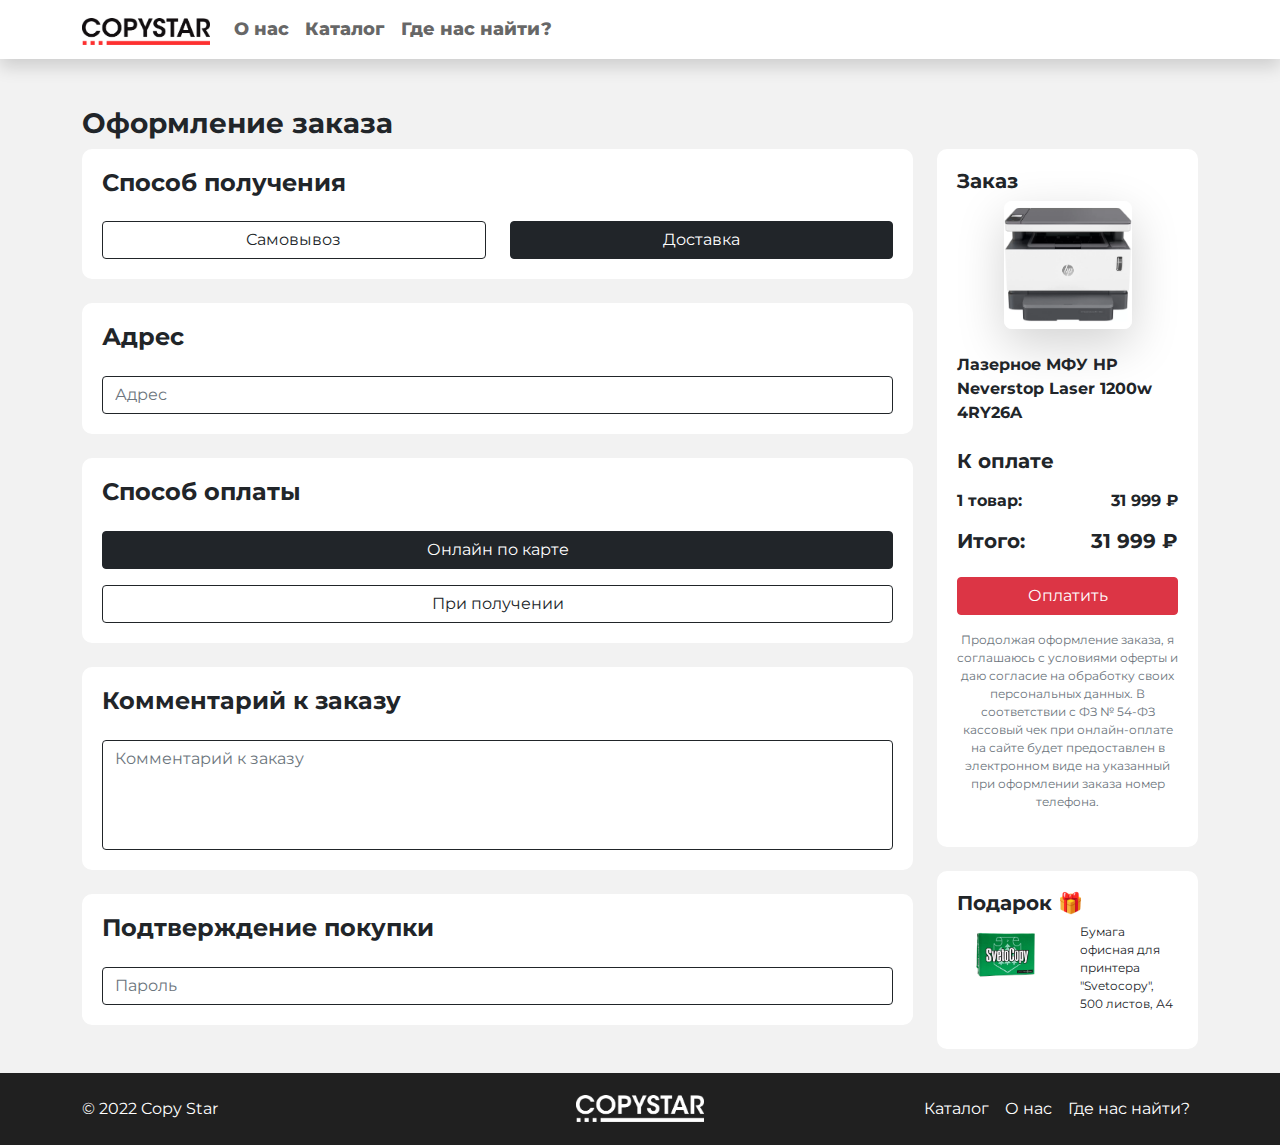
<file: order.html>
<!DOCTYPE html>
<html lang="ru">
<head>
    <meta charset="UTF-8">
    <meta http-equiv="X-UA-Compatible" content="IE=edge">
    <meta name="viewport" content="width=device-width, initial-scale=1.0">
    <title>Оформление заказа</title>

    <link rel="stylesheet" href="css/style.css">
    <link rel="stylesheet" href="css/bootstrap.min.css">

    <style>
        body {
            background-color: #f2f2f2;
        }
    </style>
</head>
<body>
    <div class="page">
        <header>
            <nav class="navbar navbar-expand-lg bg-white shadow">
                <div class="container">
                    <a class="navbar-brand" href="#"><img src="img/logo.png" width="128" alt="Copy Star"></a>
                    <button class="navbar-toggler" type="button" data-bs-toggle="collapse" data-bs-target="#navbarSupportedContent" aria-controls="navbarSupportedContent" aria-expanded="false" aria-label="Переключатель навигации">
                        <span class="navbar-toggler-icon"></span>
                    </button>
                    <div class="collapse navbar-collapse" id="navbarSupportedContent">
                        <ul class="navbar-nav me-auto mb-2 mb-lg-0">
                            <li class="nav-item">
                                <a class="nav-link" href="aboutus.html">О нас</a>
                            </li>
                            <li class="nav-item">
                                <a class="nav-link" href="index.html">Каталог</a>
                            </li>
                            <li class="nav-item">
                                <a class="nav-link" href="adress.html">Где нас найти?</a>
                            </li>
                        </ul>
                    </div>
                </div>
            </nav>
        </header>

        <main>
            <section id="order">
                <div class="container mt-5">
                    <h3><b>Оформление заказа</b></h3>
                    <div class="row">
                        <div class="col-lg-9">
                            <div class="box">
                                <h4><b>Способ получения</b></h4>
                                <div class="text-center mt-4">
                                    <div class="row">
                                        <div class="col-sm-6 col-12">
                                            <input type="radio" class="btn-check" name="bombom" id="selftake" autocomplete="off">
                                            <label class="nono btnka btn btn-outline-dark rounded-1 px-5" for="selftake">Самовывоз</label>

                                        </div>
                                        <div class="col-sm-6 col-12 mt-3 mt-sm-0">
                                            <input type="radio" class="btn-check" name="bombom" id="delivery" autocomplete="off" checked>
                                            <label class="nono btnka btn btn-outline-dark rounded-1 px-5" for="delivery">Доставка</label>

                                        </div>
                                    </div>
                                </div>
                            </div>

                            <div class="box mt-4">
                                <h4><b>Адрес</b></h4>
                                <input type="text" class="form-control rounded-1 border-dark mt-4" placeholder="Адрес">
                            </div>

                            <div class="box mt-4">
                                <h4><b>Способ оплаты</b></h4>
                                <div class="mt-4">
                                    <input type="radio" class="btn-check" name="options-outlined" id="online" autocomplete="off" checked>
                                    <label class="nono btnka btn btn-outline-dark rounded-1 px-5" for="online">Онлайн по карте</label>

                                    <input type="radio" class="btn-check" name="options-outlined" id="offline" autocomplete="off">
                                    <label class="nono btnka btn btn-outline-dark rounded-1 mt-3 px-5" for="offline">При получении</label>
                                </div>
                            </div>

                            <div class="box mt-4">
                                <h4><b>Комментарий к заказу</b></h4>
                                <div class="mt-4">
                                    <textarea class="form-control border-dark rounded-1" style="resize: none;" placeholder="Комментарий к заказу" rows="4"></textarea>
                                </div>
                            </div>

                            <div class="box mt-4 mb-5">
                                <h4><b>Подтверждение покупки</b></h4>
                                <input type="password" class="form-control border-dark rounded-1 mt-4" placeholder="Пароль">
                            </div>
                        </div>

                        <div class="col-lg-3">
                            <div class="box">
                                <h5><b>Заказ</b></h5>
                                <div class="text-center">
                                    <img src="img/hp1.webp" class="shadow-lg border-1 rounded-3" height="128" alt="hp1">
                                </div>
                                <p class="mt-4"><b>Лазерное МФУ HP Neverstop Laser 1200w 4RY26A</b></p>
                                
                                <div class="mt-4">
                                    <h5><b>К оплате</b></h5>
                                    <div class="row">
                                        <div class="col text-start mt-2">
                                            <p><b>1 товар: </b></p>
                                            <h5><b>Итого: </b></h5>
                                        </div>
                                        <div class="col text-end mt-2">
                                            <p><b>31 999 ₽</b></p>
                                            <h5><b>31 999 ₽</b></h5>
                                        </div>
                                    </div>
                                </div>
                                <div class="text-center">
                                    <a href="successfull.html"><button type="button" class="btn btnka btn-danger rounded-1 mt-3">Оплатить</button></a>
                                    <p class="text-muted mt-3" style="font-size: 12px;">
                                        Продолжая оформление заказа, я соглашаюсь с условиями оферты и даю согласие на обработку своих персональных данных.
                                        В соответствии с ФЗ № 54-ФЗ кассовый чек при онлайн-оплате на сайте будет предоставлен в электронном виде на указанный при оформлении заказа номер телефона.
                                    </p>
                                </div>
                            </div>

                            <div class="box mt-4">
                                <h5><b>Подарок 🎁</b></h5>
                                <div class="row">
                                    <div class="col text-center">
                                        <img src="img/paper.webp" height="64" alt="paper">
                                    </div>
                                    <div class="col">
                                        <p style="font-size: 12px;">Бумага офисная для принтера "Svetocopy", 500 листов, А4</p>
                                    </div>
                                </div>
                            </div>
                        </div>
                        
                    </div>
                </div>
            </section>
        </main>

        <footer>
            <div class="container">
                <div class="d-flex flex-wrap justify-content-between align-items-center py-3">
                    <p class="col-md-4 mb-0">© 2022 Copy Star</p>
                    <a href="index.html"><img src="img/logo2.png" width="128" alt="Copy Star"></a>
                    <ul class="nav col-md-4 justify-content-end">
                        <li class="nav-item"><a href="index.html" class="nav-link px-2 text-white">Каталог</a></li>
                        <li class="nav-item"><a href="aboutus.html" class="nav-link px-2 text-white">О нас</a></li>
                        <li class="nav-item"><a href="adress.html" class="nav-link px-2 text-white">Где нас найти?</a></li>
                    </ul>
                </div>
            </div>
        </footer>
    </div>

    <script src="js/bootstrap.bundle.min.js"></script>
</body>
</html>
</file>
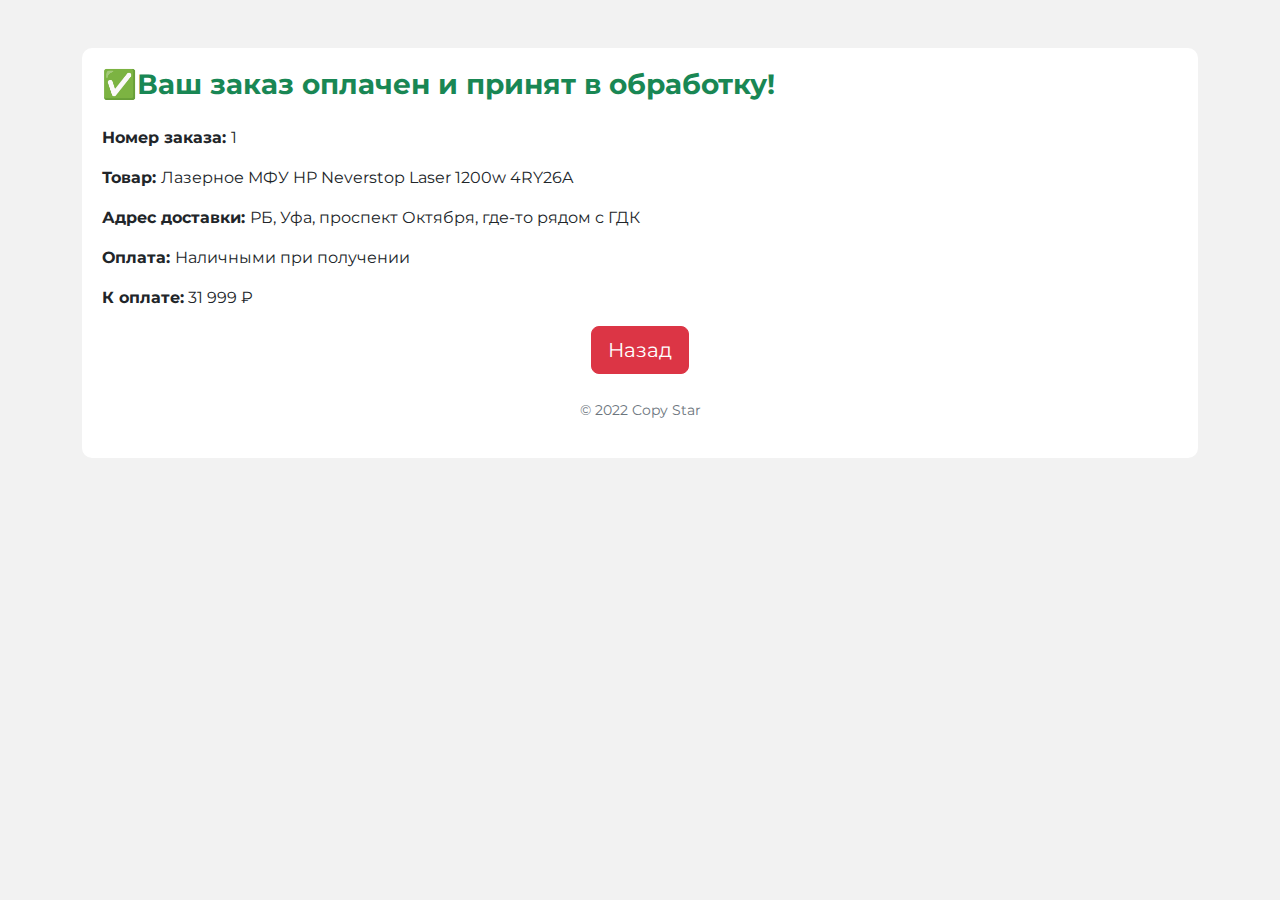
<file: successfull.html>
<!DOCTYPE html>
<html lang="ru">
<head>
    <meta charset="UTF-8">
    <meta http-equiv="X-UA-Compatible" content="IE=edge">
    <meta name="viewport" content="width=device-width, initial-scale=1.0">
    <title>Copy Star Каталог</title>

    <link rel="stylesheet" href="css/style.css">
    <link rel="stylesheet" href="css/bootstrap.min.css">

    <style>
        body {
            background-color: #f2f2f2;
        }
    </style>
</head>
<body>
    <div class="page">
        <main>
            <section id="succ" class="mt-5">
                <div class="container">
                    <div class="box">
                        <div class="row">
                            <h3 class="mb-4">✅<b class="text-success" >Ваш заказ оплачен и принят в обработку!</b></h3>
                            <p><b>Номер заказа: </b>1</p>
                            <p><b>Товар: </b>Лазерное МФУ HP Neverstop Laser 1200w 4RY26A</p>
                            <p><b>Адрес доставки: </b>РБ, Уфа, проспект Октября, где-то рядом с ГДК</p>
                            <p><b>Оплата: </b>Наличными при получении</p>
                            <p><b>К оплате:</b> 31 999 ₽</p>

                            <div class="text-center">
                                <a href="index.html"><button type="button" class="btn btn-danger btn-lg">Назад</button></a>
                                <p class="text-muted mt-4"><small>© 2022 Copy Star</small></p>
                            </div>
                        </div>
                    </div>
                </div>
            </section>
        </main>
    </div>

    <script src="js/bootstrap.bundle.min.js"></script>
</body>
</html>
</file>
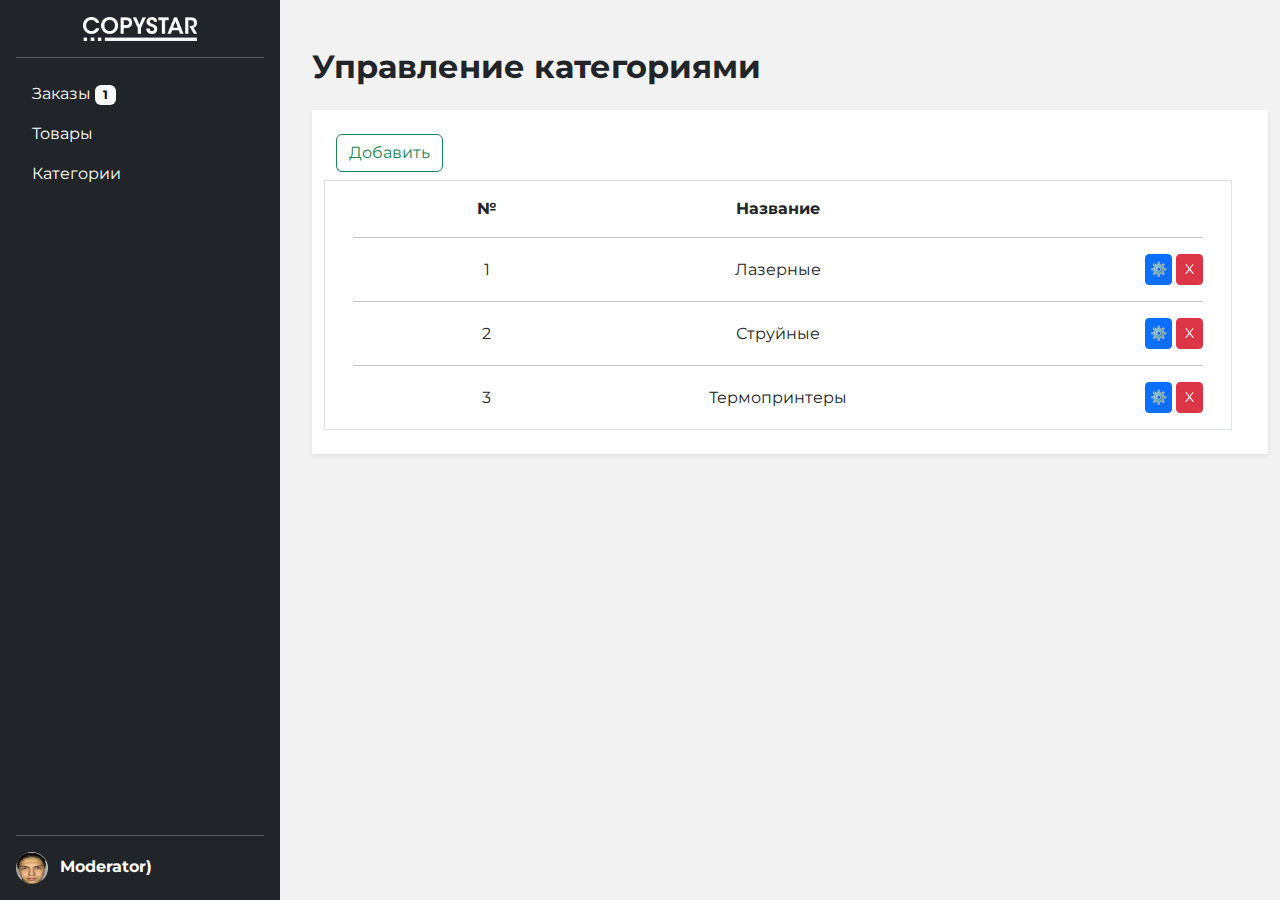
<file: admin/category.html>
<!DOCTYPE html>
<html lang="ru">
<head>
    <meta charset="UTF-8">
    <meta http-equiv="X-UA-Compatible" content="IE=edge">
    <meta name="viewport" content="width=device-width, initial-scale=1.0">
    <title>Admin Panel</title>

    <link rel="stylesheet" href="../css/style.css">
    <link rel="stylesheet" href="../css/bootstrap.min.css">
    <style>
        body {
            background: #f2f2f2;
        }
        #admin_order {
            padding-left: 300px;
        }
    </style>
</head>
<body>
    <div class="modal fade" id="addModal" tabindex="-1" aria-labelledby="exampleModalLabel" aria-hidden="true">
        <div class="modal-dialog">
            <div class="modal-content">
                <div class="modal-header">
                    <h5 class="modal-title" id="exampleModalLabel">Добавить категорию</h5>
                    <button type="button" class="btn-close" data-bs-dismiss="modal" aria-label="Закрыть"></button>
                </div>

                <div class="modal-body">
                    <form action="">
                        <div class="modal-body">
                            <div class="mb-1">
                                <input type="text" name="itemName" placeholder="Название новой категории" id="itemInput" class="form-control">
                            </div>
                        </div>
                    </form>
                </div>
                
                <div class="modal-footer">
                    <button type="button" class="btn btn-outline-danger" data-bs-dismiss="modal">Отмена</button>
                    <button type="button" class="btn btn-success">Добавить</button>
                </div>
            </div>
        </div>
    </div>

    <div class="modal fade" id="editModal" tabindex="-1" aria-labelledby="exampleModalLabel" aria-hidden="true">
        <div class="modal-dialog">
            <div class="modal-content">
                <div class="modal-header">
                    <h5 class="modal-title" id="exampleModalLabel">Изменить</h5>
                    <button type="button" class="btn-close" data-bs-dismiss="modal" aria-label="Закрыть"></button>
                </div>

                <div class="modal-body">
                    <form action="">
                        <div class="row">
                            <div class="col-6">
                                <div class="text-center">
                                    <h5><b>Старые данные</b></h5>
                                    <p>Лазерные</p>
                                </div>
                            </div>
                            <div class="col-6">
                                <div class="text-center">
                                    <h5><b>Новые данные</b></h5>
                                    <input type="text" class="form-control" placeholder="Название категории">
                                </div>
                            </div>
                        </div>
                    </form>
                </div>
                
                <div class="modal-footer">
                    <button type="button" class="btn btn-outline-danger" data-bs-dismiss="modal">Отмена</button>
                    <button type="button" class="btn btn-success">Изменить</button>
                </div>
            </div>
        </div>
    </div>

    <div class="modal fade" id="delModal" tabindex="-1" aria-labelledby="exampleModalLabel" aria-hidden="true">
        <div class="modal-dialog">
            <div class="modal-content">
                <div class="modal-header">
                    <h5 class="modal-title" id="exampleModalLabel">Удалить</h5>
                    <button type="button" class="btn-close" data-bs-dismiss="modal" aria-label="Закрыть"></button>
                </div>

                <div class="modal-body">
                    <h5>Вы действительно хотите удалить категорию: Лазерные?</h5>
                </div>
                
                <div class="modal-footer">
                    <button type="button" class="btn btn-outline-secondary" data-bs-dismiss="modal">Отмена</button>
                    <button type="button" class="btn btn-danger">Удалить</button>
                </div>
            </div>
        </div>
    </div>

    <aside class="position-fixed">
        <div class="d-flex flex-column flex-shrink-0 p-3 text-white bg-dark" style="width: 280px; min-height: 100vh;">
            <div class="text-center">
                <a href="index.html">
                    <img src="../img/logo2.png" height="24" alt="logo">
                </a>
            </div>
            <hr>
            <ul class="nav nav-pills flex-column mb-auto">
                <div class="nav-item">
                    <a href="index.html" class="nav-link text-white">Заказы <span class="badge text-bg-light">1</span></a>
                </div>
                <div class="nav-item">
                    <a href="list.html" class="nav-link text-white">Товары</a>
                </div>
                <div class="nav-item">
                    <a href="category.html" class="nav-link text-white">Категории</a>
                </div>
            </ul>
            <hr>
            <div class="dropdown">
                <img src="../img/Moderator).jpeg" alt="" width="32" height="32" class="rounded-circle me-2">
                <strong>Moderator)</strong>
            </div>
        </div>
    </aside>

    <section id="admin_order" class="pt-5">
        <div class="container">
            <h2><b>Управление категориями</b></h2>
            <div class="bg-white shadow-sm p-4 mt-4">
                <div class="row">
                    <div class="col mb-2">
                        <button type="button" class="btn btn-outline-success" data-bs-toggle="modal" data-bs-target="#addModal">Добавить</button>
                    </div>

                    <div class="row">
                        <div class="col 6 border">
                            <div class="col p-3">
                                <div class="row align-items-center">
                                    <div class="col-4 text-center"><b>№</b></div>
                                    <div class="col-4 text-center"><b>Название</b></div>
                                </div>
                                <hr>
                                <div class="row align-items-center">
                                    <div class="col-4 text-center">1</div>
                                    <div class="col-4 text-center">Лазерные</div>
                                    <div class="col-4 text-end">
                                        <button type="button" class="btn btn-primary btn-sm px-1" data-bs-toggle="modal" data-bs-target="#editModal" >⚙️</button>
                                        <button type="button" class="btn btn-danger btn-sm" data-bs-toggle="modal" data-bs-target="#delModal" >X</button>
                                    </div>
                                </div>
                                <hr>
                                <div class="row align-items-center">
                                    <div class="col-4 text-center">2</div>
                                    <div class="col-4 text-center">Струйные</div>
                                    <div class="col-4 text-end">
                                        <button type="button" class="btn btn-primary btn-sm px-1" data-bs-toggle="modal" data-bs-target="" >⚙️</button>
                                        <button type="button" class="btn btn-danger btn-sm" data-bs-toggle="modal" data-bs-target="" >X</button>
                                    </div>
                                </div>
                                <hr>
                                <div class="row align-items-center">
                                    <div class="col-4 text-center">3</div>
                                    <div class="col-4 text-center">Термопринтеры</div>
                                    <div class="col-4 text-end">
                                        <button type="button" class="btn btn-primary btn-sm px-1" data-bs-toggle="modal" data-bs-target="" >⚙️</button>
                                        <button type="button" class="btn btn-danger btn-sm" data-bs-toggle="modal" data-bs-target="" >X</button>
                                    </div>
                                </div>
                            </div>
                        </div>
                    </div>
                </div>
            </div>
        </div>
    </section>

    <script src="../js/bootstrap.bundle.min.js"></script>
</body>
</html>
</file>
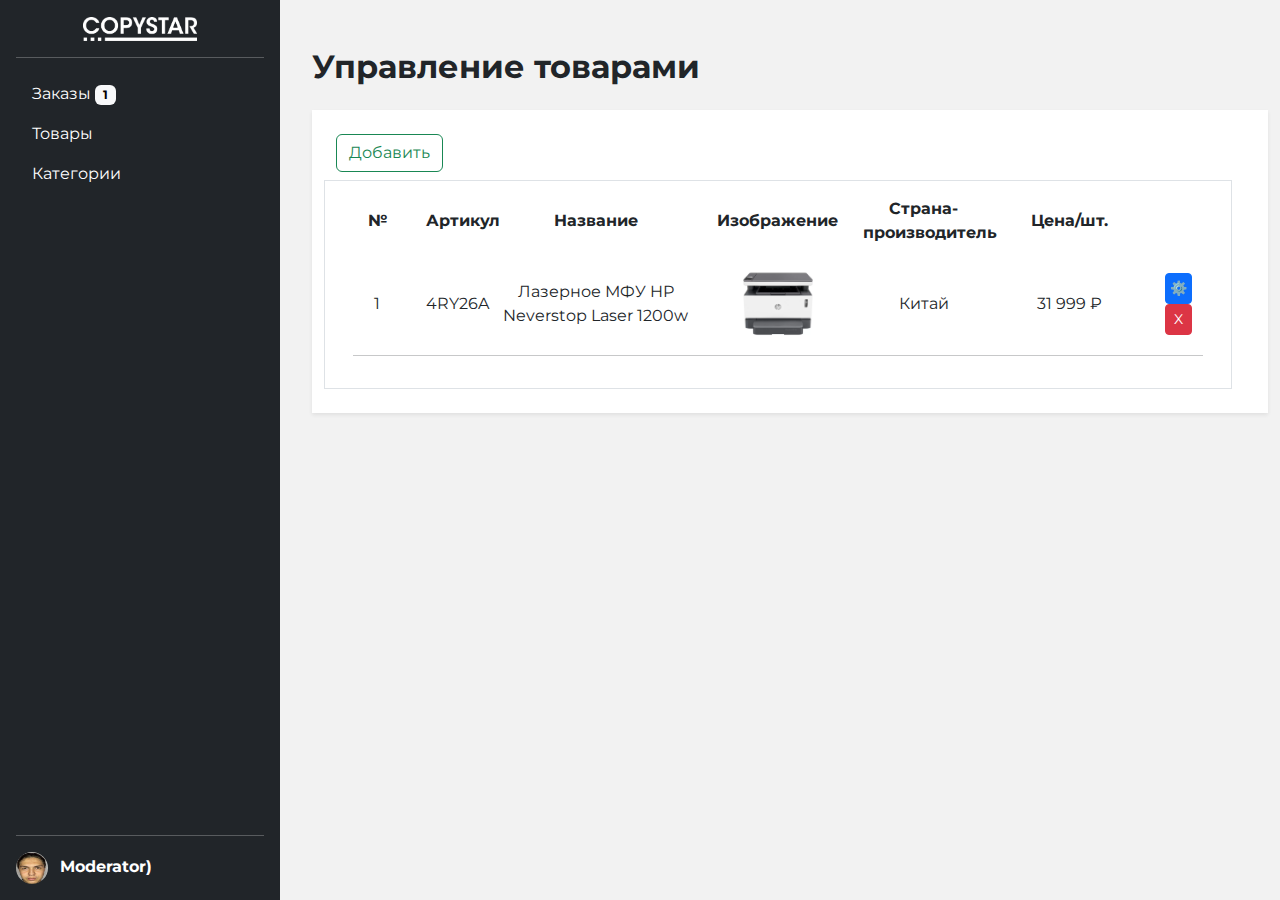
<file: admin/list.html>
<!DOCTYPE html>
<html lang="ru">
<head>
    <meta charset="UTF-8">
    <meta http-equiv="X-UA-Compatible" content="IE=edge">
    <meta name="viewport" content="width=device-width, initial-scale=1.0">
    <title>Admin Panel</title>

    <link rel="stylesheet" href="../css/style.css">
    <link rel="stylesheet" href="../css/bootstrap.min.css">
    <style>
        body {
            background: #f2f2f2;
        }
        #items {
            padding-left: 300px;
        }
    </style>
</head>
<body>

    <div class="modal fade" id="addModal" tabindex="-1" aria-labelledby="exampleModalLabel" aria-hidden="true">
        <div class="modal-dialog">
            <div class="modal-content">
                <div class="modal-header">
                    <h5 class="modal-title" id="exampleModalLabel">Добавить товар</h5>
                    <button type="button" class="btn-close" data-bs-dismiss="modal" aria-label="Закрыть"></button>
                </div>

                <div class="modal-body">
                    <form action="">
                        <div class="modal-body">
                            <div class="mb-1">
                                <input type="text" name="itemName" placeholder="Название нового товара" id="itemInput" class="form-control">
                            </div>
                            <div class="mb-1">
                                <input type="text" name="itemID" placeholder="Артикул" id="itemID" class="form-control">
                            </div>
                            <div class="mb-1">
                                <input type="text" name="itemCount" placeholder="Страна-производитель" id="itemCount" class="form-control">
                            </div>
                            <div class="mb-1">
                                <input type="text" name="itemPrice" placeholder="Цена" id="itemPrice" class="form-control">
                            </div>
                            <div class="mb-1">
                                <button type="button" class="btn btn-outline-success">Загрузить изображение</button>
                            </div>
                        </div>
                    </form>
                </div>
                
                <div class="modal-footer">
                    <button type="button" class="btn btn-outline-danger" data-bs-dismiss="modal">Отмена</button>
                    <button type="button" class="btn btn-success">Добавить</button>
                </div>
            </div>
        </div>
    </div>

    <div class="modal fade" id="editModal" tabindex="-1" aria-labelledby="exampleModalLabel" aria-hidden="true">
        <div class="modal-dialog">
            <div class="modal-content">
                <div class="modal-header">
                    <h5 class="modal-title" id="exampleModalLabel">Изменить</h5>
                    <button type="button" class="btn-close" data-bs-dismiss="modal" aria-label="Закрыть"></button>
                </div>

                <div class="modal-body">
                    <form action="">
                        <div class="row">
                            <div class="col-6">
                                <div class="text-center">
                                    <h5><b>Старые данные</b></h5>
                                </div>
                                <div class="modal-body">
                                    <div class="mb-1 text-center">
                                        <p>Лазерное МФУ HP Neverstop Laser 1200w</p>
                                    </div>
                                    <div class="mb-1 text-center">
                                        <p>4RY26A</p>
                                    </div>
                                    <div class="mb-1 text-center">
                                        <p>Китай</p>
                                    </div>
                                    <div class="mb-1 text-center">
                                        31 999 ₽
                                    </div>
                                    <div class="mb-1 text-center">
                                        <img src="../img/hp1.webp" height="70" alt="hp1">
                                    </div>
                                </div>
                            </div>
                            <div class="col-6">
                                <div class="text-center">
                                    <h5><b>Новые данные</b></h5>
                                </div>
                                <div class="modal-body">
                                    <div class="mb-1">
                                        <input type="text" name="itemName" placeholder="Название" id="itemInput" class="form-control">
                                    </div>
                                    <div class="mb-1">
                                        <input type="text" name="itemID" placeholder="Артикул" id="itemID" class="form-control">
                                    </div>
                                    <div class="mb-1">
                                        <input type="text" name="itemCount" placeholder="Страна-производитель" id="itemCount" class="form-control">
                                    </div>
                                    <div class="mb-1">
                                        <input type="text" name="itemPrice" placeholder="Цена" id="itemPrice" class="form-control">
                                    </div>
                                    <div class="mb-1">
                                        <button type="button" class="btn btn-outline-success">Загрузить изображение</button>
                                    </div>
                                </div>
                            </div>
                        </div>
                    </form>
                </div>
                
                <div class="modal-footer">
                    <button type="button" class="btn btn-outline-danger" data-bs-dismiss="modal">Отмена</button>
                    <button type="button" class="btn btn-success">Изменить</button>
                </div>
            </div>
        </div>
    </div>

    <div class="modal fade" id="delModal" tabindex="-1" aria-labelledby="exampleModalLabel" aria-hidden="true">
        <div class="modal-dialog">
            <div class="modal-content">
                <div class="modal-header">
                    <h5 class="modal-title" id="exampleModalLabel">Удалить</h5>
                    <button type="button" class="btn-close" data-bs-dismiss="modal" aria-label="Закрыть"></button>
                </div>

                <div class="modal-body">
                    <h5>Вы действительно хотите удалить товар: Лазерное МФУ HP Neverstop Laser 1200w 4RY26A?</h5>
                </div>
                
                <div class="modal-footer">
                    <button type="button" class="btn btn-outline-secondary" data-bs-dismiss="modal">Отмена</button>
                    <button type="button" class="btn btn-danger">Удалить</button>
                </div>
            </div>
        </div>
    </div>

    <aside class="position-fixed">
        <div class="d-flex flex-column flex-shrink-0 p-3 text-white bg-dark" style="width: 280px; min-height: 100vh;">
            <div class="text-center">
                <a href="index.html">
                    <img src="../img/logo2.png" height="24" alt="logo">
                </a>
            </div>
            <hr>
            <ul class="nav nav-pills flex-column mb-auto">
                <div class="nav-item">
                    <a href="index.html" class="nav-link text-white">Заказы <span class="badge text-bg-light">1</span></a>
                </div>
                <div class="nav-item">
                    <a href="list.html" class="nav-link text-white">Товары</a>
                </div>
                <div class="nav-item">
                    <a href="category.html" class="nav-link text-white">Категории</a>
                </div>
            </ul>
            <hr>
            <div class="dropdown">
                <img src="../img/Moderator).jpeg" alt="" width="32" height="32" class="rounded-circle me-2">
                <strong>Moderator)</strong>
            </div>
        </div>
    </aside>

    <section id="items" class="pt-5">
        <div class="container">
            <h2><b>Управление товарами</b></h2>
            <div class="bg-white shadow-sm p-4 mt-4">
                <div class="row">
                    <div class="col mb-2">
                        <button class="btn btn-outline-success" type="button" data-bs-toggle="modal" data-bs-target="#addModal" >Добавить</button>
                    </div>

                    <div class="row">
                        <div class="col 6 border">
                            <div class="col p-3">
                                <div class="row align-items-center">
                                    <div class="col-1 text-center"><b>№</b></div>
                                    <div class="col-1 text-center"><b>Артикул</b></div>
                                    <div class="col-3 text-center"><b>Название</b></div>
                                    <div class="col-2 text-center"><b>Изображение</b></div>
                                    <div class="col-2 text-center"><b>Страна-производитель</b></div>
                                    <div class="col-2 text-center"><b>Цена/шт.</b></div>
                                    <div class="col-1 text-center"></div>
                                </div>

                                <div class="row align-items-center mt-4">
                                    <div class="col-1 text-center">1</div>
                                    <div class="col-1 text-center">4RY26A</div>
                                    <div class="col-3 text-center">Лазерное МФУ HP Neverstop Laser 1200w</div>
                                    <div class="col-2 text-center"><img src="../img/hp1.webp" height="70"></div>
                                    <div class="col-2 text-center">Китай</div>
                                    <div class="col-2 text-center">31 999 ₽</div>
                                    <div class="col-1 text-center">
                                        <button type="button" class="btn btn-primary btn-sm px-1" data-bs-toggle="modal" data-bs-target="#editModal" >⚙️</button>
                                        <button type="button" class="btn btn-danger btn-sm" data-bs-toggle="modal" data-bs-target="#delModal" >X</button>
                                    </div>
                                </div>
                                <hr>
                            </div>
                        </div>
                    </div>
                </div>
            </div>
        </div>
    </section>

    <script src="../js/bootstrap.bundle.min.js"></script>
</body>
</html>
</file>
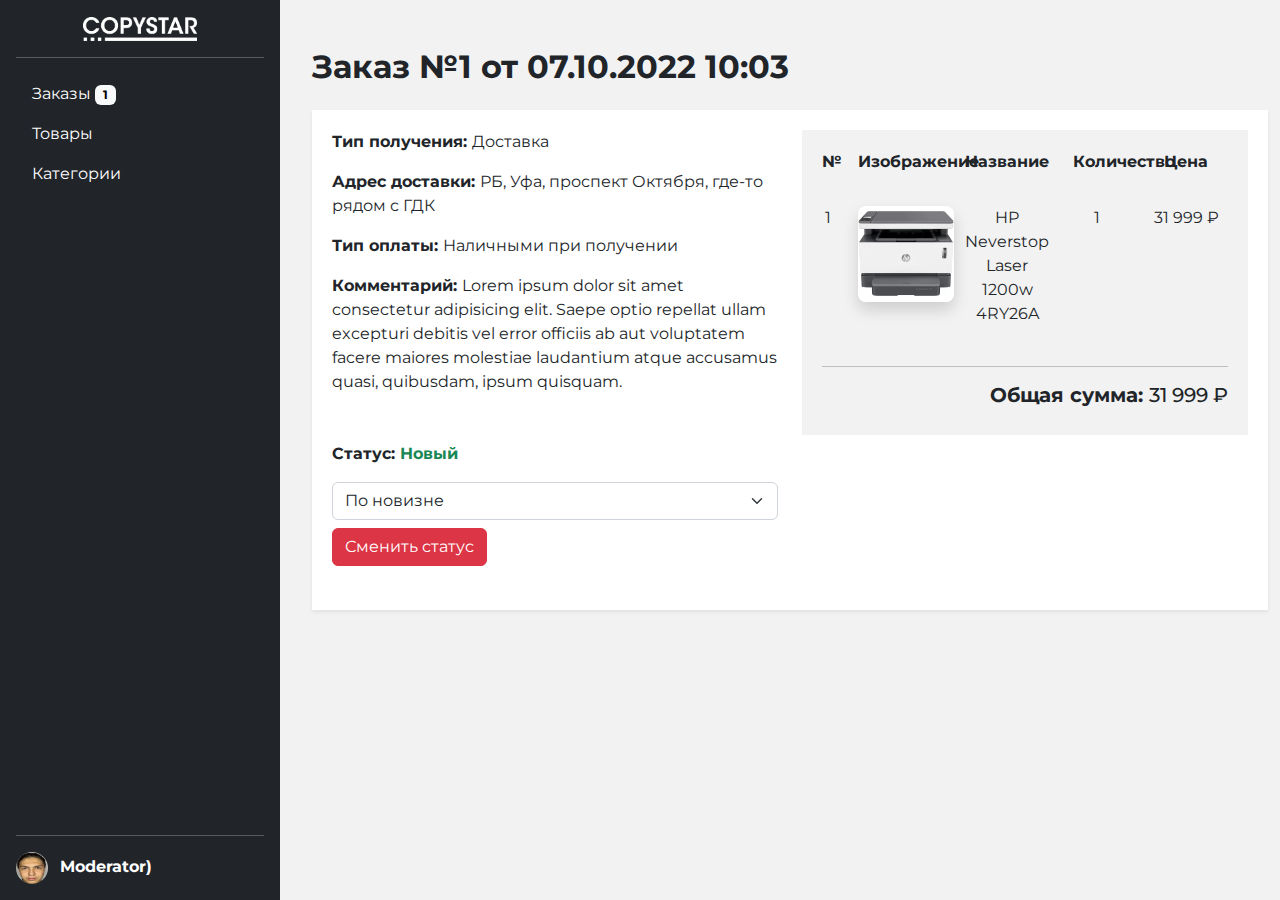
<file: admin/order.html>
<!DOCTYPE html>
<html lang="ru">
<head>
    <meta charset="UTF-8">
    <meta http-equiv="X-UA-Compatible" content="IE=edge">
    <meta name="viewport" content="width=device-width, initial-scale=1.0">
    <title>Admin Panel</title>

    <link rel="stylesheet" href="../css/style.css">
    <link rel="stylesheet" href="../css/bootstrap.min.css">
    <style>
        body {
            background: #f2f2f2;
        }
        #user_order {
            padding-left: 300px;
        }
    </style>
</head>
<body>
    <aside class="position-fixed">
        <div class="d-flex flex-column flex-shrink-0 p-3 text-white bg-dark" style="width: 280px; min-height: 100vh;">
            <div class="text-center">
                <a href="index.html">
                    <img src="../img/logo2.png" height="24" alt="logo">
                </a>
            </div>
            <hr>
            <ul class="nav nav-pills flex-column mb-auto">
                <div class="nav-item">
                    <a href="index.html" class="nav-link text-white">Заказы <span class="badge text-bg-light">1</span></a>
                </div>
                <div class="nav-item">
                    <a href="list.html" class="nav-link text-white">Товары</a>
                </div>
                <div class="nav-item">
                    <a href="category.html" class="nav-link text-white">Категории</a>
                </div>
            </ul>
            <hr>
            <div class="dropdown">
                <img src="../img/Moderator).jpeg" alt="" width="32" height="32" class="rounded-circle me-2">
                <strong>Moderator)</strong>
            </div>
        </div>
    </aside>

    <section id="user_order" class="pt-5">
        <div class="container">
            <h2><b>Заказ №1 от 07.10.2022 10:03</b></h2>
            <div class="col mt-4">
                <div class="box shadow-sm">
                    <div class="row mb-4">
                        <div class="col-6">
                            <p><b>Тип получения: </b>Доставка</p>
                            <p><b>Адрес доставки: </b>РБ, Уфа, проспект Октября, где-то рядом с ГДК</p> 
                            <p><b>Тип оплаты: </b>Наличными при получении</p>
                            <p><b>Комментарий: </b>Lorem ipsum dolor sit amet consectetur adipisicing elit. Saepe optio repellat ullam excepturi debitis vel error officiis ab aut voluptatem facere maiores molestiae laudantium atque accusamus quasi, quibusdam, ipsum quisquam.</p>

                            <p class="mt-5"><b>Статус: <span class="text-success">Новый</span></b></p>
                            <select id="sort" class="form-select">
                                <option selected>По новизне</option>
                                <option value="1">Новый</option>
                                <option value="2">В доставке</option>
                                <option value="3">Отменен</option>
                            </select>
                            <button type="button" class="btn btn-danger mt-2">Сменить статус</button>
                        </div>

                        <div class="col-6">
                            <div style="background-color: #f2f2f2; padding: 20px;">
                                <div class="row">
                                    <div class="col-1 text-center">
                                        <p><b>№</b></p>
                                    </div>
                                    <div class="col-3 text-center">
                                        <p><b>Изображение</b></p>
                                    </div>
                                    <div class="col-3 text-center">
                                        <p><b>Название</b></p>
                                    </div>
                                    <div class="col-2 text-center">
                                        <p><b>Количество</b></p>
                                    </div>
                                    <div class="col-3 text-center">
                                        <p><b>Цена</b></p>
                                    </div>
                                </div>

                                <div class="row mt-3 mb-4">
                                    <div class="col-1 text-center">
                                        <p>1</p>
                                    </div>
                                    <div class="col-3 text-center">
                                        <img src="../img/hp1.webp" class="shadow border-1 rounded-3" height="96" alt="hp1">
                                    </div>
                                    <div class="col-3 text-center">
                                        <p>HP Neverstop Laser 1200w 4RY26A</p>
                                    </div>
                                    <div class="col-2 text-center">
                                        <p>1</p>
                                    </div>
                                    <div class="col-3 text-center">
                                        <p>31 999 ₽</p>
                                    </div>
                                </div>

                                <hr>

                                <div class="text-end">
                                    <h5><b>Общая сумма: </b>31 999 ₽</h5>
                                </div>
                            </div>
                        </div>
                    </div>
                </div>

            </div>
        </div>
    </section>
</body>
</html>
</file>
<file: css/style.css>
@import url('https://fonts.googleapis.com/css2?family=Montserrat&display=swap');

* {
    font-family: 'Montserrat', sans-serif;
}
*:hover, *:focus, *:active, .nono {
    outline: none;
    box-shadow: none !important;
}

.page {
    display: flex;
    flex-direction: column;
    min-height: 100vh;
    overflow: hidden;
}

main {
    flex: 1 1 auto;
}

header .nav-link{
    font-size: 18px;
    font-weight: 800;
    color: rgb(0,0,0,0.6);
}


#registerModal input:checked, #cart input:checked {
    background-color: black;
}

#background {
    background: url('../img/wallpaper.jpg') 100% 30% no-repeat;
    background-size: cover;
    /* background-attachment: fixed; */
    display: block;
    height: 600px;
}

#catalog .list-group-item {
    transition: .3s;
}
#catalog .list-group-item:hover {
    background-color: rgb(213, 255, 255);
}
#catalog hr {
    size: 5rem;
}
#catalog img {
    height: 256px;
}

footer {
    background-color: #202020;
    background-size: 100%;
    color: #fff;
}

.box {
    width: auto;
    border: 0px solid rgb(0, 0, 0);
    border-radius: 10px;
    background-color: #f2f2f2;
    padding: 20px;
}

#cart .box {
    background-color: #fff;
}
#order .box {
    background-color: #fff;
}
#admin_order .box {
    background-color: #fff;
    border-radius: 0px;
}

#user_order .box {
    background-color: #fff;
    border-radius: 0;
}

#succ .box {
    background-color: #fff;
    border-radius: 10px;
}

.btnka {
    width: 100%;
}

#buy {
    position: fixed;
    height: 100%;
}
</file>
